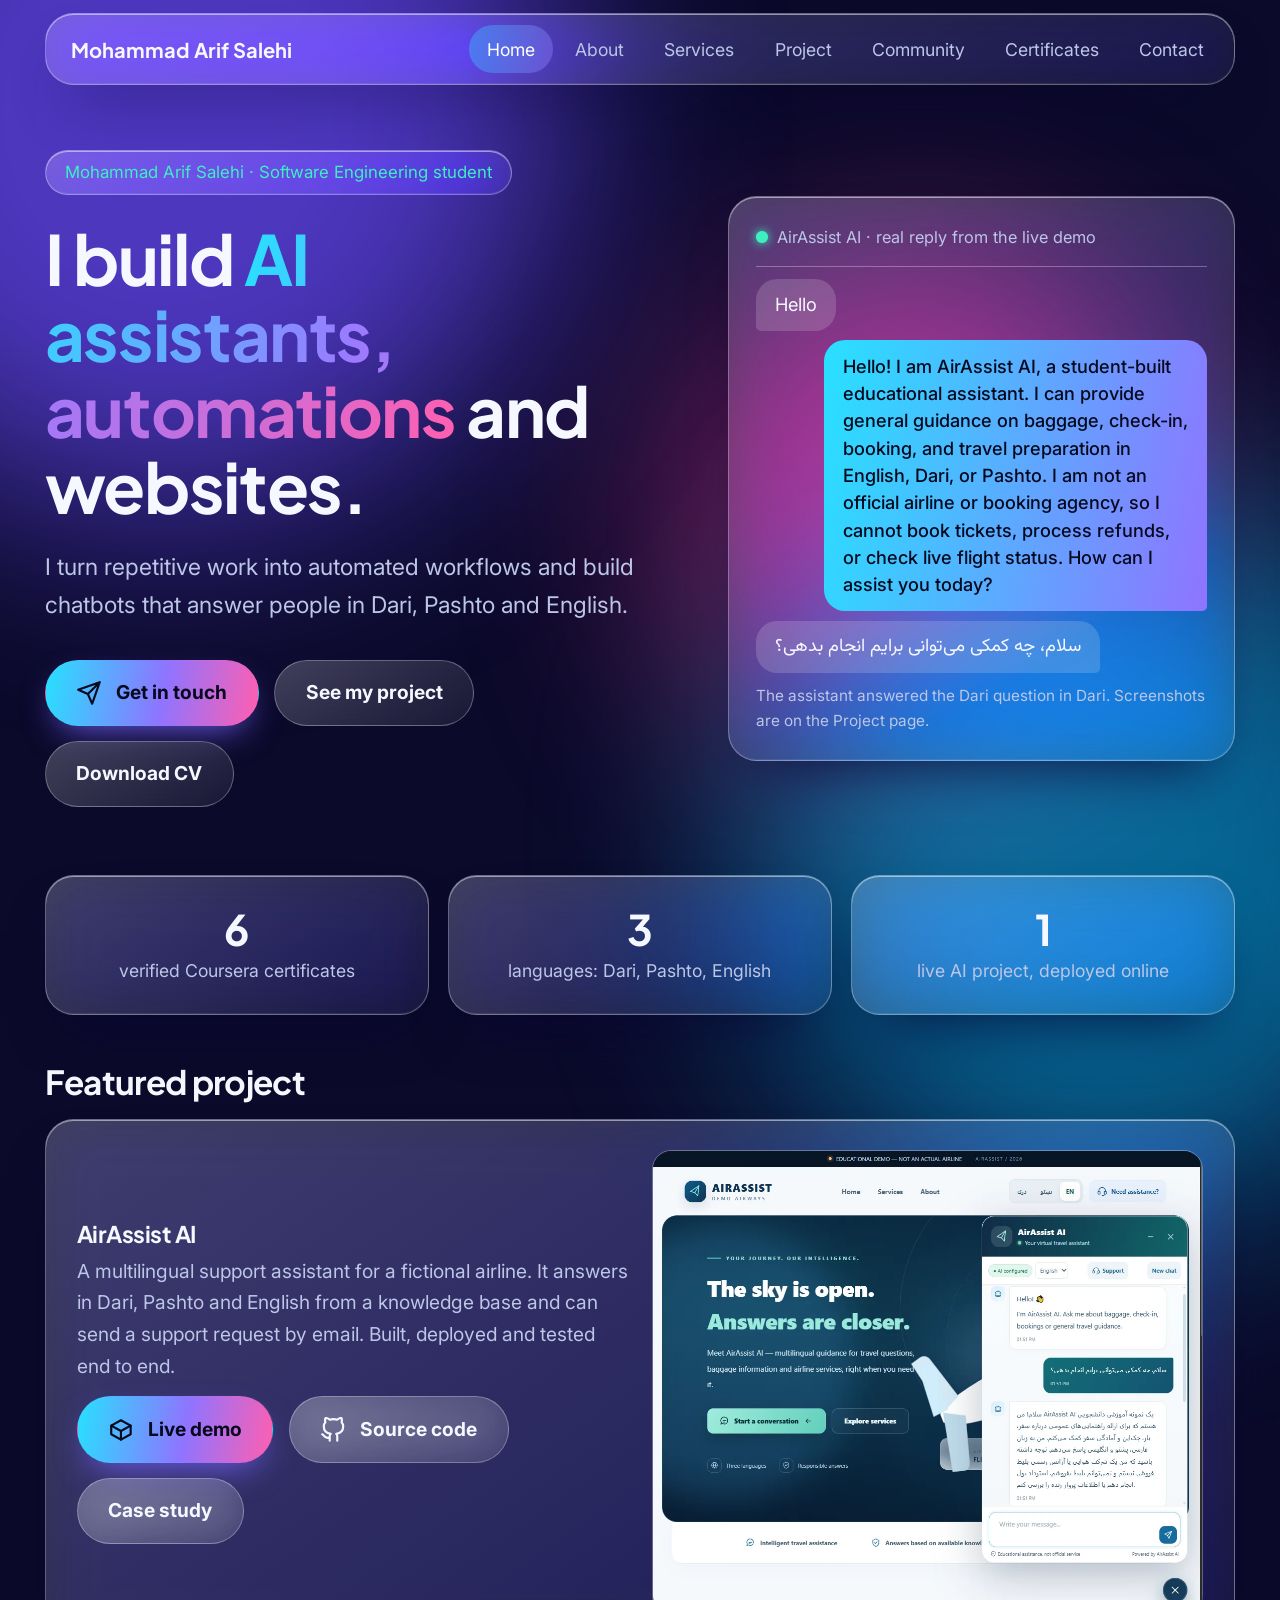
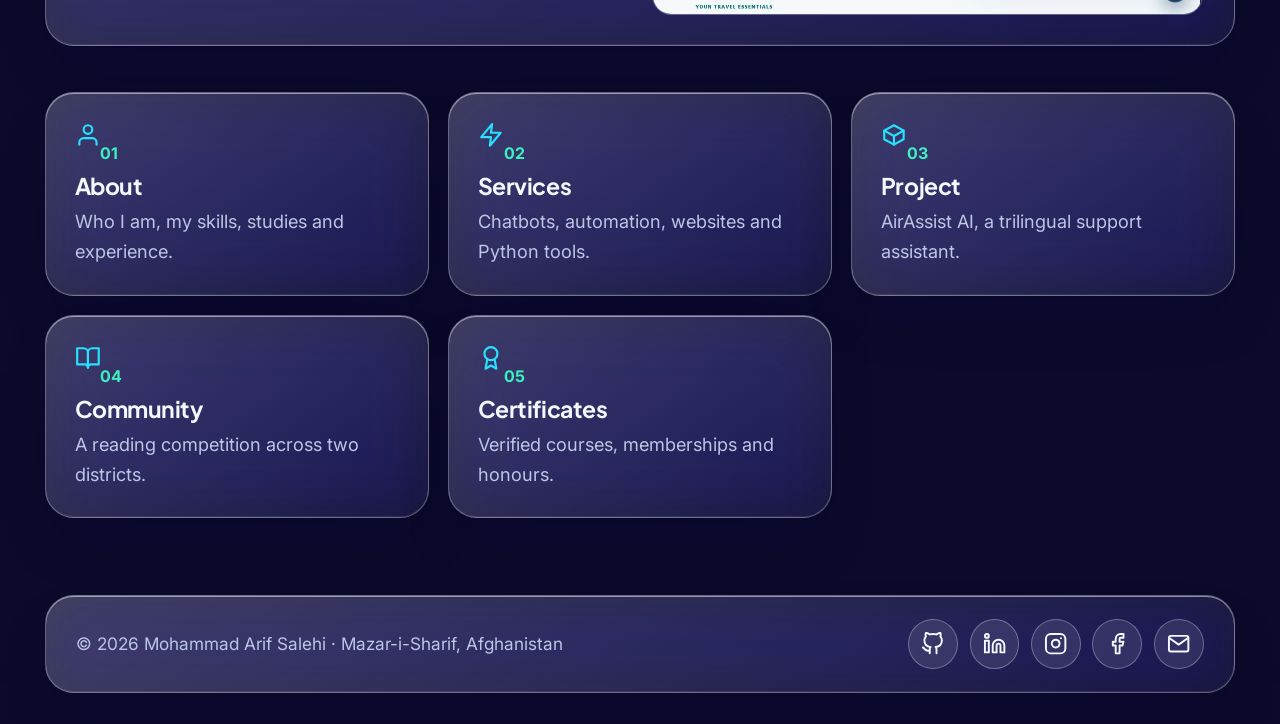
<file: index.html>
<!DOCTYPE html><html lang="en"><head><meta charset="utf-8"><meta name="viewport" content="width=device-width, initial-scale=1"><title>Home – Mohammad Arif Salehi</title><meta name="description" content="Software Engineering student building AI assistants, workflow automations and websites. Live project: AirAssist AI, a Dari, Pashto and English support assistant."><link rel="icon" href="data:image/svg+xml,%3Csvg xmlns=%27http://www.w3.org/2000/svg%27 viewBox=%270 0 64 64%27%3E%3Cdefs%3E%3ClinearGradient id=%27g%27 x1=%270%27 y1=%270%27 x2=%271%27 y2=%271%27%3E%3Cstop offset=%270%27 stop-color=%27%2327e1ff%27/%3E%3Cstop offset=%271%27 stop-color=%27%23ff5fb0%27/%3E%3C/linearGradient%3E%3C/defs%3E%3Crect width=%2764%27 height=%2764%27 rx=%2716%27 fill=%27%230b0a2a%27/%3E%3Ctext x=%2732%27 y=%2745%27 font-family=%27Arial%27 font-weight=%27700%27 font-size=%2732%27 text-anchor=%27middle%27 fill=%27url(%23g)%27%3EMA%3C/text%3E%3C/svg%3E"><meta name="theme-color" content="#0b0a2a"><meta name="author" content="Mohammad Arif Salehi"><meta property="og:type" content="website"><meta property="og:site_name" content="Mohammad Arif Salehi"><meta name="twitter:card" content="summary"><meta property="og:title" content="Home – Mohammad Arif Salehi"><meta property="og:description" content="Software Engineering student building AI assistants, workflow automations and websites. Live project: AirAssist AI, a Dari, Pashto and English support assistant."><link rel="preconnect" href="https://fonts.googleapis.com"><link rel="preconnect" href="https://fonts.gstatic.com" crossorigin><link href="https://fonts.googleapis.com/css2?family=Plus+Jakarta+Sans:wght@500;700;800&family=Inter:wght@400;500;600&family=Vazirmatn:wght@400;600&display=swap" rel="stylesheet"><link rel="stylesheet" href="style.css"><script type="application/ld+json">{"@context":"https://schema.org","@type":"Person","name":"Mohammad Arif Salehi","jobTitle":"Software Engineering Student","affiliation":{"@type":"CollegeOrUniversity","name":"Balkh University"},"address":{"@type":"PostalAddress","addressLocality":"Mazar-i-Sharif","addressCountry":"AF"},"email":"mailto:m.arif.salehi@gmail.com","sameAs":["https://github.com/Mr-MA-Salehi","https://www.linkedin.com/in/mr-m-a-salehi","https://www.instagram.com/mr.m.a.salehi","https://www.facebook.com/mr.m.a.salehi"]}</script></head><body data-page="index"><main class="wrap"><section class="hero">
<div><span class="eyebrow glass">Mohammad Arif Salehi · Software Engineering student</span>
<h1>I build <span class="grad">AI assistants, automations</span> and websites.</h1>
<p class="lead">I turn repetitive work into automated workflows and build chatbots that answer people in Dari, Pashto and English.</p>
<div class="cta"><a class="btn p" href="contact.html" data-icon="send">&nbsp;Get in touch</a><a class="btn" href="project.html">See my project</a><a class="btn" href="Mohammad_Arif_Salehi_CV.pdf" target="_blank" rel="noopener">Download CV</a></div></div>
<div><div class="glass chat" aria-label="Real conversation with AirAssist AI"><div class="top"><span class="dot"></span> AirAssist AI · real reply from the live demo</div>
<div class="m">Hello</div><div class="m b">Hello! I am AirAssist AI, a student-built educational assistant. I can provide general guidance on baggage, check-in, booking, and travel preparation in English, Dari, or Pashto. I am not an official airline or booking agency, so I cannot book tickets, process refunds, or check live flight status. How can I assist you today?</div>
<div class="m" dir="rtl" lang="fa">سلام، چه کمکی می‌توانی برایم انجام بدهی؟</div>
<p style="font-size:.8rem;margin-top:10px">The assistant answered the Dari question in Dari. Screenshots are on the Project page.</p></div></div></div></section>
<div class="stats"><div class="glass"><b>6</b><span>verified Coursera certificates</span></div><div class="glass"><b>3</b><span>languages: Dari, Pashto, English</span></div><div class="glass"><b>1</b><span>live AI project, deployed online</span></div></div>
<h2 style="margin:2.4rem 0 1rem">Featured project</h2>
<div class="glass card feat"><div class="two"><div><h3>AirAssist AI</h3><p style="margin:10px 0 14px">A multilingual support assistant for a fictional airline. It answers in Dari, Pashto and English from a knowledge base and can send a support request by email. Built, deployed and tested end to end.</p>
<div class="cta"><a class="btn p" href="https://airassist-ai-website.vercel.app" target="_blank" rel="noopener" data-icon="cube">&nbsp;Live demo</a><a class="btn" href="https://github.com/Mr-MA-Salehi/airassist-ai-website" target="_blank" rel="noopener" data-icon="github">&nbsp;Source code</a><a class="btn" href="project.html">Case study</a></div></div>
<a href="project.html" aria-label="Read the AirAssist AI case study"><img class="featimg" src="photos/proj-desktop-chat.webp" alt="AirAssist AI website with the chat widget answering in Dari" loading="lazy"></a></div></div>
<div class="tiles" style="margin-top:2.4rem">
<a class="glass tile" href="about.html"><span data-icon="user"></span><small>01</small><h3>About</h3><p>Who I am, my skills, studies and experience.</p></a>
<a class="glass tile" href="services.html"><span data-icon="bolt"></span><small>02</small><h3>Services</h3><p>Chatbots, automation, websites and Python tools.</p></a>
<a class="glass tile" href="project.html"><span data-icon="cube"></span><small>03</small><h3>Project</h3><p>AirAssist AI, a trilingual support assistant.</p></a>
<a class="glass tile" href="community.html"><span data-icon="book"></span><small>04</small><h3>Community</h3><p>A reading competition across two districts.</p></a>
<a class="glass tile" href="certificates.html"><span data-icon="award"></span><small>05</small><h3>Certificates</h3><p>Verified courses, memberships and honours.</p></a>
</div>
</main><script src="site.js"></script></body></html>
</file>
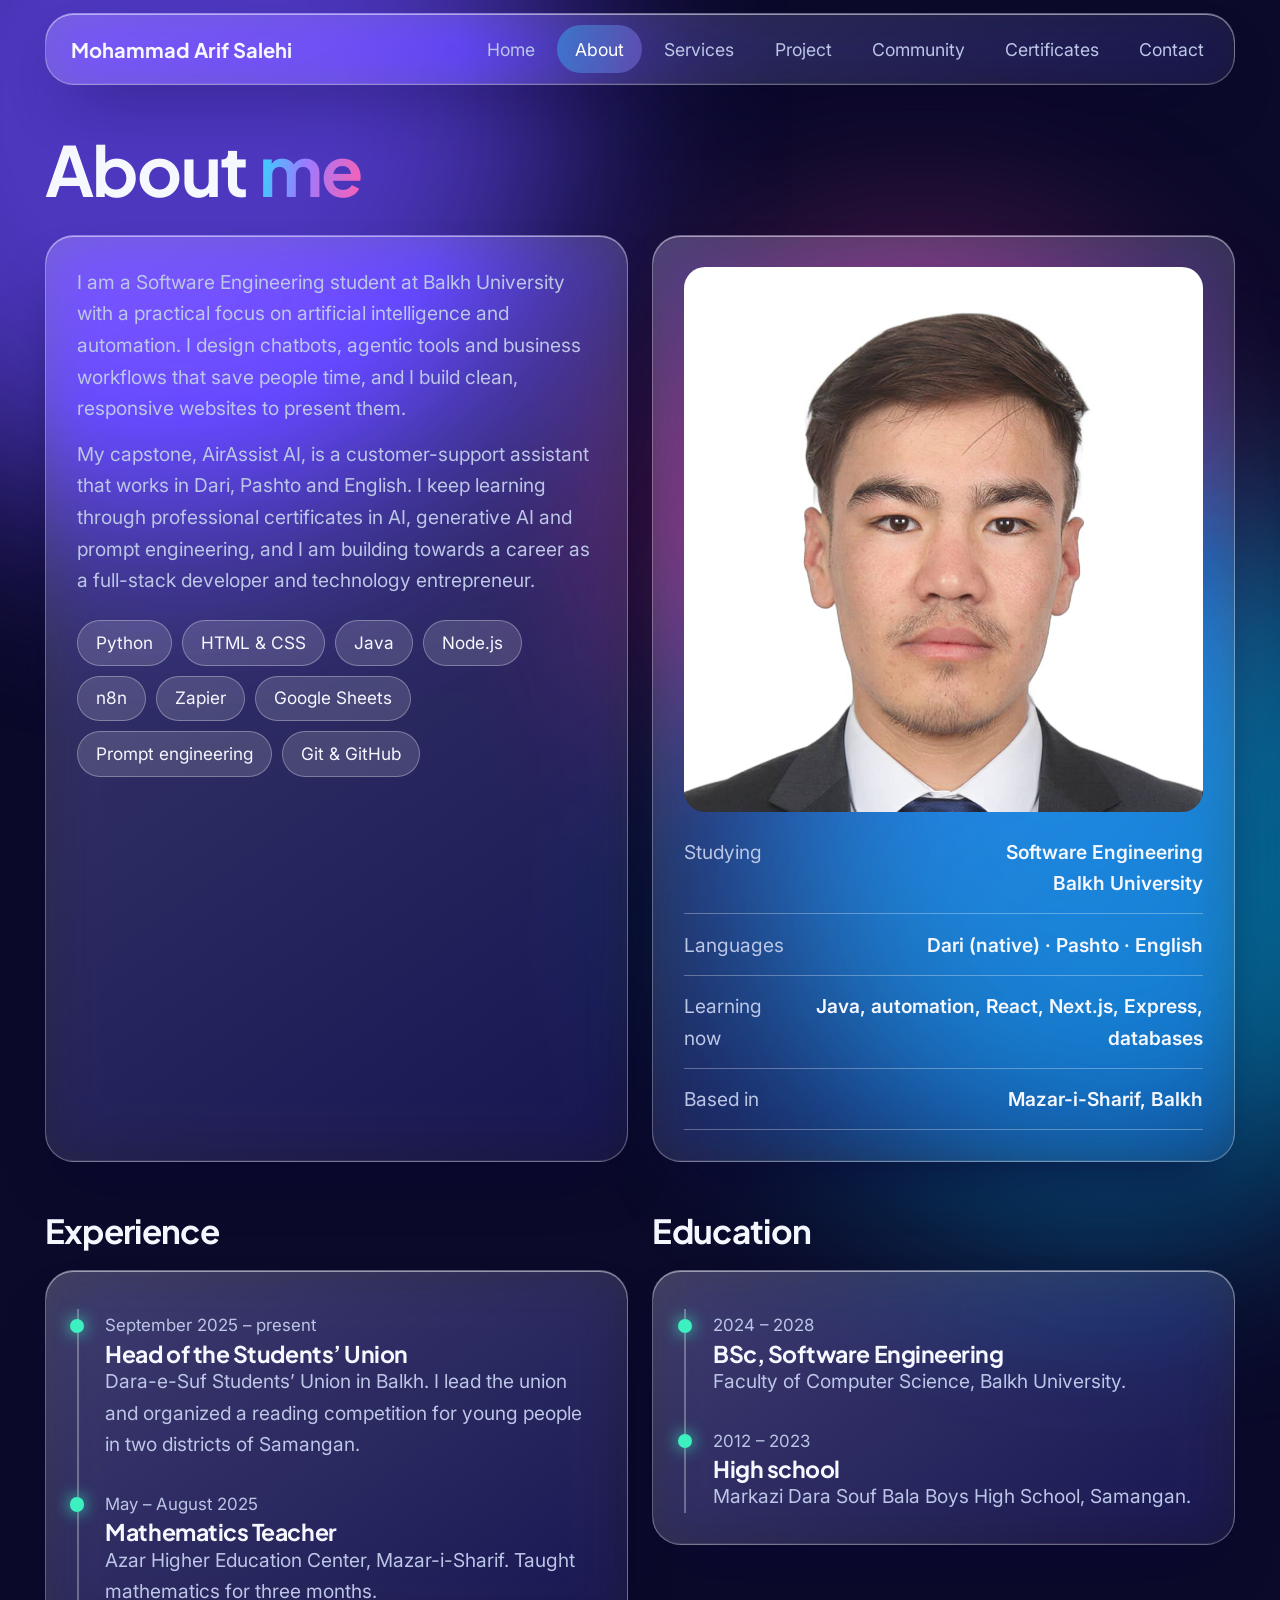
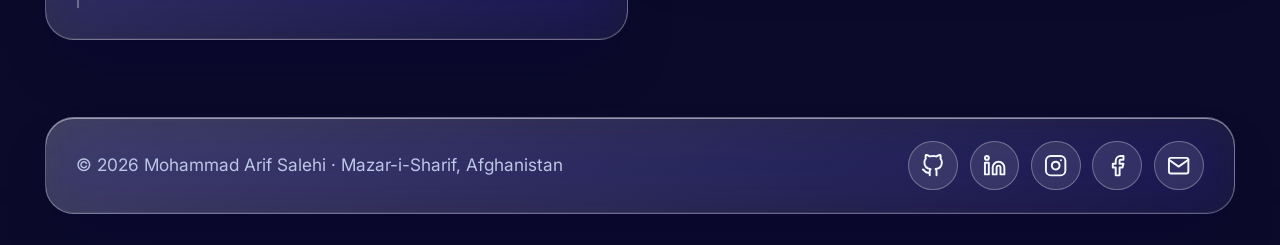
<file: about.html>
<!DOCTYPE html><html lang="en"><head><meta charset="utf-8"><meta name="viewport" content="width=device-width, initial-scale=1"><title>About – Mohammad Arif Salehi</title><meta name="description" content="About Mohammad Arif Salehi: Software Engineering student at Balkh University focused on AI, automation and web development."><link rel="icon" href="data:image/svg+xml,%3Csvg xmlns=%27http://www.w3.org/2000/svg%27 viewBox=%270 0 64 64%27%3E%3Cdefs%3E%3ClinearGradient id=%27g%27 x1=%270%27 y1=%270%27 x2=%271%27 y2=%271%27%3E%3Cstop offset=%270%27 stop-color=%27%2327e1ff%27/%3E%3Cstop offset=%271%27 stop-color=%27%23ff5fb0%27/%3E%3C/linearGradient%3E%3C/defs%3E%3Crect width=%2764%27 height=%2764%27 rx=%2716%27 fill=%27%230b0a2a%27/%3E%3Ctext x=%2732%27 y=%2745%27 font-family=%27Arial%27 font-weight=%27700%27 font-size=%2732%27 text-anchor=%27middle%27 fill=%27url(%23g)%27%3EMA%3C/text%3E%3C/svg%3E"><meta name="theme-color" content="#0b0a2a"><meta name="author" content="Mohammad Arif Salehi"><meta property="og:type" content="website"><meta property="og:site_name" content="Mohammad Arif Salehi"><meta name="twitter:card" content="summary"><meta property="og:title" content="About – Mohammad Arif Salehi"><meta property="og:description" content="About Mohammad Arif Salehi: Software Engineering student at Balkh University focused on AI, automation and web development."><link rel="preconnect" href="https://fonts.googleapis.com"><link rel="preconnect" href="https://fonts.gstatic.com" crossorigin><link href="https://fonts.googleapis.com/css2?family=Plus+Jakarta+Sans:wght@500;700;800&family=Inter:wght@400;500;600&family=Vazirmatn:wght@400;600&display=swap" rel="stylesheet"><link rel="stylesheet" href="style.css"></head><body data-page="about"><main class="wrap"><h1>About <span class="grad">me</span></h1>
<div class="two" style="margin-top:28px">
<div class="glass card"><p>I am a Software Engineering student at Balkh University with a practical focus on artificial intelligence and automation. I design chatbots, agentic tools and business workflows that save people time, and I build clean, responsive websites to present them.</p>
<p style="margin-top:14px">My capstone, AirAssist AI, is a customer-support assistant that works in Dari, Pashto and English. I keep learning through professional certificates in AI, generative AI and prompt engineering, and I am building towards a career as a full-stack developer and technology entrepreneur.</p>
<div class="chips"><span>Python</span><span>HTML &amp; CSS</span><span>Java</span><span>Node.js</span><span>n8n</span><span>Zapier</span><span>Google Sheets</span><span>Prompt engineering</span><span>Git &amp; GitHub</span></div></div>
<div class="glass card"><img class="avatar" src="photo.jpg" alt="Portrait of Mohammad Arif Salehi" loading="lazy"><ul class="facts">
<li><span>Studying</span><b>Software Engineering<br>Balkh University</b></li>
<li><span>Languages</span><b>Dari (native) · Pashto · English</b></li>
<li><span>Learning now</span><b>Java, automation, React, Next.js, Express, databases</b></li>
<li><span>Based in</span><b>Mazar-i-Sharif, Balkh</b></li></ul></div></div>
<div class="two">
<div><h2>Experience</h2><div class="glass card"><div class="tl"><article><time>September 2025 – present</time><h3>Head of the Students’ Union</h3><p>Dara-e-Suf Students’ Union in Balkh. I lead the union and organized a reading competition for young people in two districts of Samangan.</p></article><article><time>May – August 2025</time><h3>Mathematics Teacher</h3><p>Azar Higher Education Center, Mazar-i-Sharif. Taught mathematics for three months.</p></article></div></div></div>
<div><h2>Education</h2><div class="glass card"><div class="tl"><article><time>2024 – 2028</time><h3>BSc, Software Engineering</h3><p>Faculty of Computer Science, Balkh University.</p></article><article><time>2012 – 2023</time><h3>High school</h3><p>Markazi Dara Souf Bala Boys High School, Samangan.</p></article></div></div></div>
</div>
</main><script src="site.js"></script></body></html>
</file>
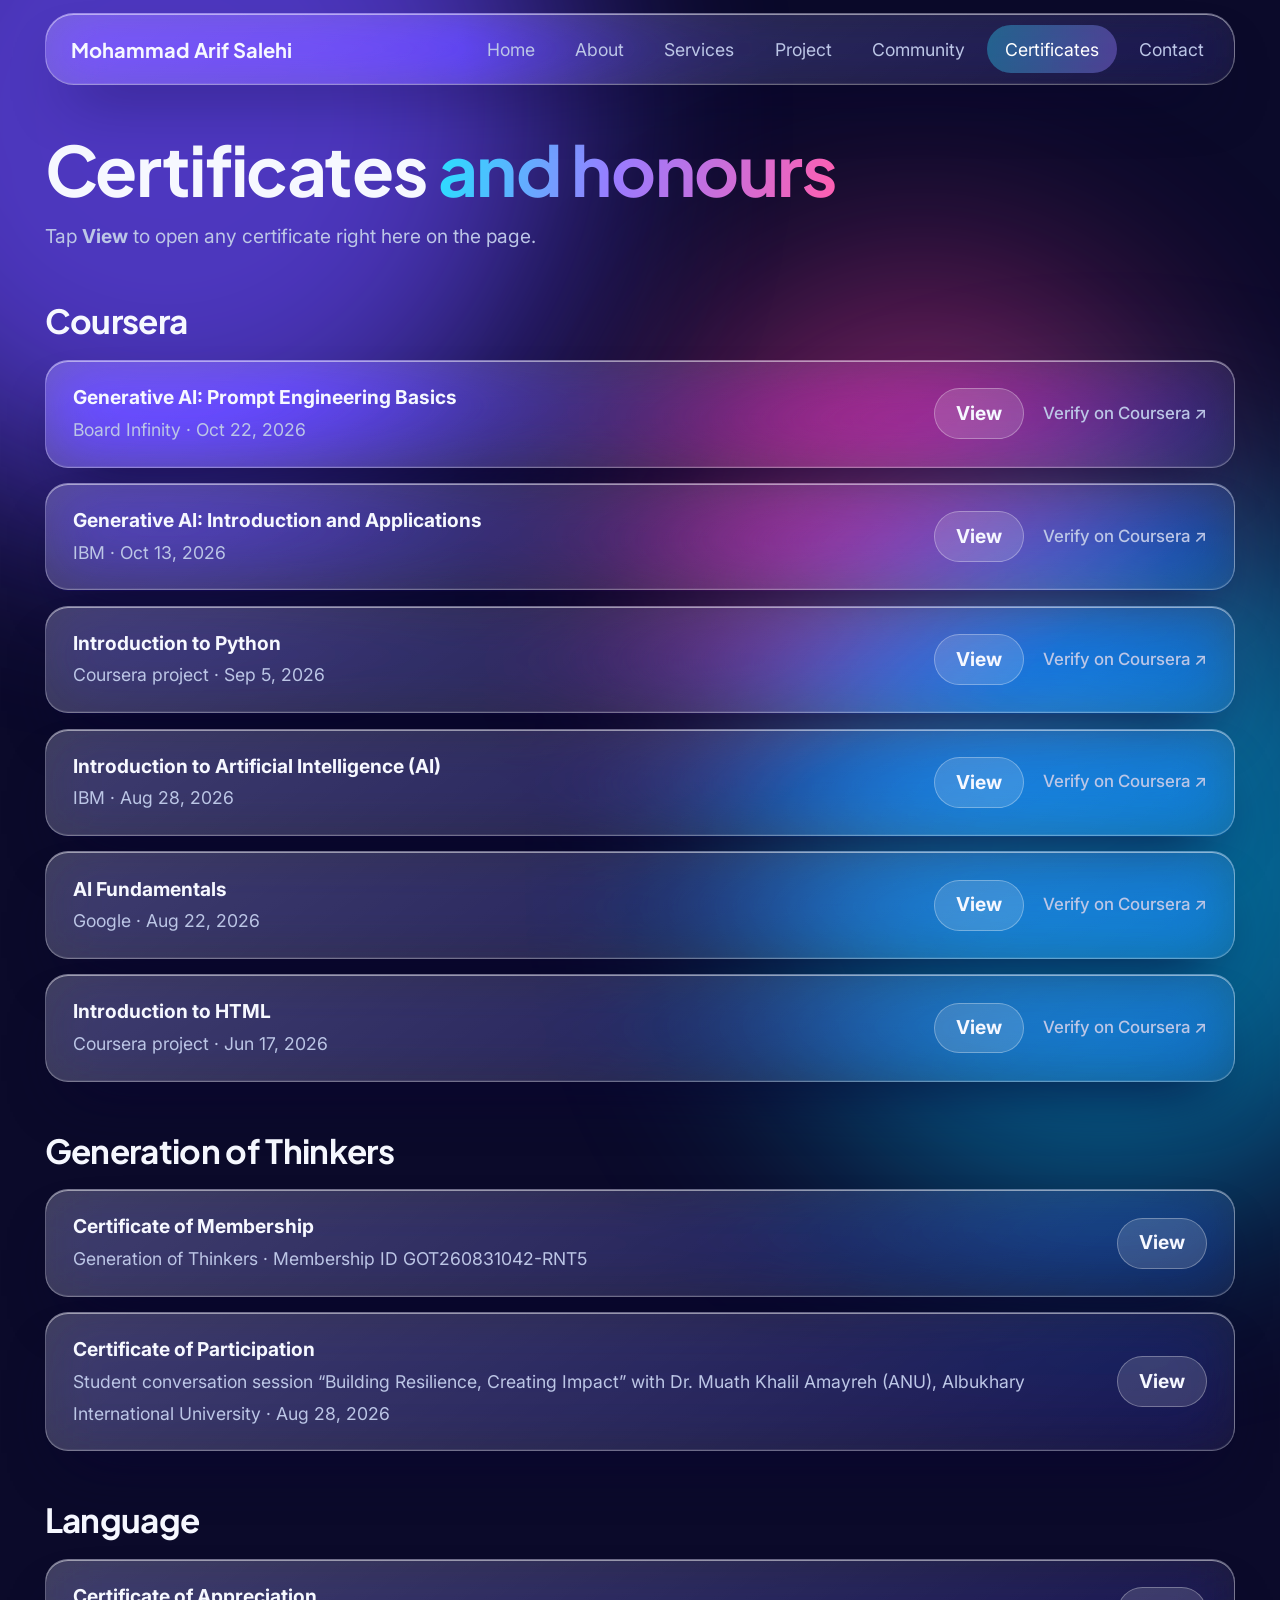
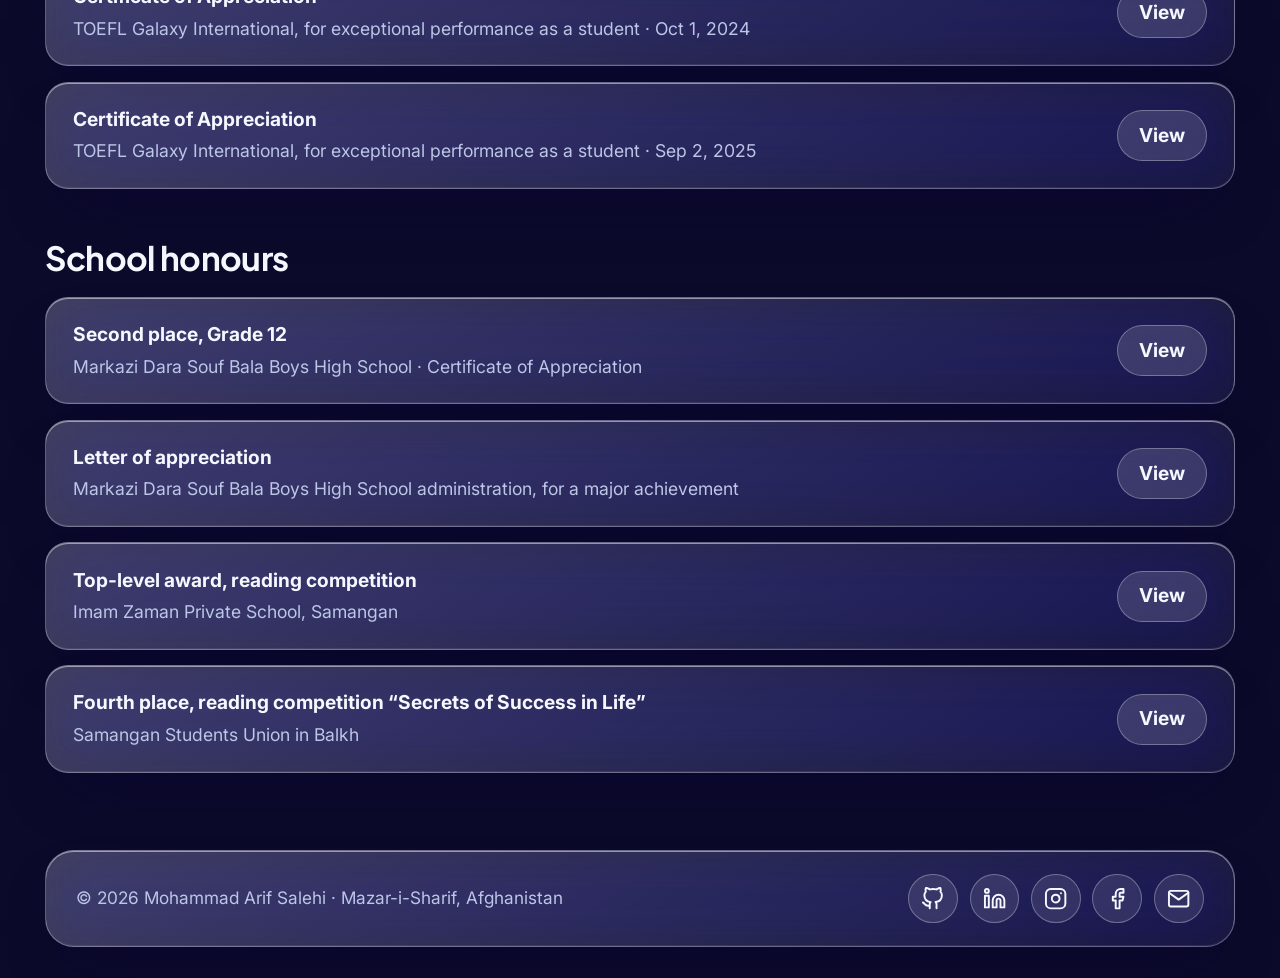
<file: certificates.html>
<!DOCTYPE html><html lang="en"><head><meta charset="utf-8"><meta name="viewport" content="width=device-width, initial-scale=1"><title>Certificates – Mohammad Arif Salehi</title><meta name="description" content="Certificates of Mohammad Arif Salehi: Coursera courses in AI, generative AI, Python and HTML, plus memberships and honours."><link rel="icon" href="data:image/svg+xml,%3Csvg xmlns=%27http://www.w3.org/2000/svg%27 viewBox=%270 0 64 64%27%3E%3Cdefs%3E%3ClinearGradient id=%27g%27 x1=%270%27 y1=%270%27 x2=%271%27 y2=%271%27%3E%3Cstop offset=%270%27 stop-color=%27%2327e1ff%27/%3E%3Cstop offset=%271%27 stop-color=%27%23ff5fb0%27/%3E%3C/linearGradient%3E%3C/defs%3E%3Crect width=%2764%27 height=%2764%27 rx=%2716%27 fill=%27%230b0a2a%27/%3E%3Ctext x=%2732%27 y=%2745%27 font-family=%27Arial%27 font-weight=%27700%27 font-size=%2732%27 text-anchor=%27middle%27 fill=%27url(%23g)%27%3EMA%3C/text%3E%3C/svg%3E"><meta name="theme-color" content="#0b0a2a"><meta name="author" content="Mohammad Arif Salehi"><meta property="og:type" content="website"><meta property="og:site_name" content="Mohammad Arif Salehi"><meta name="twitter:card" content="summary"><meta property="og:title" content="Certificates – Mohammad Arif Salehi"><meta property="og:description" content="Certificates of Mohammad Arif Salehi: Coursera courses in AI, generative AI, Python and HTML, plus memberships and honours."><link rel="preconnect" href="https://fonts.googleapis.com"><link rel="preconnect" href="https://fonts.gstatic.com" crossorigin><link href="https://fonts.googleapis.com/css2?family=Plus+Jakarta+Sans:wght@500;700;800&family=Inter:wght@400;500;600&family=Vazirmatn:wght@400;600&display=swap" rel="stylesheet"><link rel="stylesheet" href="style.css"></head><body data-page="certificates"><main class="wrap">
<h1>Certificates <span class="grad">and honours</span></h1>
<p style="margin:14px 0 4px">Tap <b>View</b> to open any certificate right here on the page.</p>
<h2>Coursera</h2>
<div class="list">
<div class="glass item"><div><b>Generative AI: Prompt Engineering Basics</b><span>Board Infinity · Oct 22, 2026</span></div><div class="acts"><a class="view" href="certs/coursera-prompt.webp" data-title="Generative AI: Prompt Engineering Basics">View</a><a class="ver" href="https://coursera.org/verify/SF63KLYPE4O3" target="_blank" rel="noopener">Verify on Coursera ↗</a></div></div>
<div class="glass item"><div><b>Generative AI: Introduction and Applications</b><span>IBM · Oct 13, 2026</span></div><div class="acts"><a class="view" href="certs/coursera-genai.webp" data-title="Generative AI: Introduction and Applications">View</a><a class="ver" href="https://coursera.org/verify/JMW02QQPL26U" target="_blank" rel="noopener">Verify on Coursera ↗</a></div></div>
<div class="glass item"><div><b>Introduction to Python</b><span>Coursera project · Sep 5, 2026</span></div><div class="acts"><a class="view" href="certs/coursera-python.webp" data-title="Introduction to Python">View</a><a class="ver" href="https://coursera.org/verify/H0RXHGBJFB5C" target="_blank" rel="noopener">Verify on Coursera ↗</a></div></div>
<div class="glass item"><div><b>Introduction to Artificial Intelligence (AI)</b><span>IBM · Aug 28, 2026</span></div><div class="acts"><a class="view" href="certs/coursera-intro-ai.webp" data-title="Introduction to Artificial Intelligence (AI)">View</a><a class="ver" href="https://coursera.org/verify/4U90FYC9Y9N1" target="_blank" rel="noopener">Verify on Coursera ↗</a></div></div>
<div class="glass item"><div><b>AI Fundamentals</b><span>Google · Aug 22, 2026</span></div><div class="acts"><a class="view" href="certs/coursera-aifund.webp" data-title="AI Fundamentals">View</a><a class="ver" href="https://coursera.org/verify/Z8X3Y5MJF1XF" target="_blank" rel="noopener">Verify on Coursera ↗</a></div></div>
<div class="glass item"><div><b>Introduction to HTML</b><span>Coursera project · Jun 17, 2026</span></div><div class="acts"><a class="view" href="certs/coursera-html.webp" data-title="Introduction to HTML">View</a><a class="ver" href="https://coursera.org/verify/LL6AII4VY63K" target="_blank" rel="noopener">Verify on Coursera ↗</a></div></div>
</div>
<h2>Generation of Thinkers</h2>
<div class="list">
<div class="glass item"><div><b>Certificate of Membership</b><span>Generation of Thinkers · Membership ID GOT260831042-RNT5</span></div><div class="acts"><a class="view" href="certs/got-membership.webp" data-title="Certificate of Membership">View</a></div></div>
<div class="glass item"><div><b>Certificate of Participation</b><span>Student conversation session “Building Resilience, Creating Impact” with Dr. Muath Khalil Amayreh (ANU), Albukhary International University · Aug 28, 2026</span></div><div class="acts"><a class="view" href="certs/albukhary.webp" data-title="Certificate of Participation">View</a></div></div>
</div>
<h2>Language</h2>
<div class="list">
<div class="glass item"><div><b>Certificate of Appreciation</b><span>TOEFL Galaxy International, for exceptional performance as a student · Oct 1, 2024</span></div><div class="acts"><a class="view" href="certs/toefl-2024.webp" data-title="Certificate of Appreciation, Oct 2024">View</a></div></div>
<div class="glass item"><div><b>Certificate of Appreciation</b><span>TOEFL Galaxy International, for exceptional performance as a student · Sep 2, 2025</span></div><div class="acts"><a class="view" href="certs/toefl-2025.webp" data-title="Certificate of Appreciation, Sep 2025">View</a></div></div>
</div>
<h2>School honours</h2>
<div class="list">
<div class="glass item"><div><b>Second place, Grade 12</b><span>Markazi Dara Souf Bala Boys High School · Certificate of Appreciation</span></div><div class="acts"><a class="view" href="certs/grade12.webp" data-title="Second place, Grade 12">View</a></div></div>
<div class="glass item"><div><b>Letter of appreciation</b><span>Markazi Dara Souf Bala Boys High School administration, for a major achievement</span></div><div class="acts"><a class="view" href="certs/appreciation-letter.webp" data-title="Letter of appreciation">View</a></div></div>
<div class="glass item"><div><b>Top-level award, reading competition</b><span>Imam Zaman Private School, Samangan</span></div><div class="acts"><a class="view" href="certs/imam-zaman.webp" data-title="Top-level award, reading competition">View</a></div></div>
<div class="glass item"><div><b>Fourth place, reading competition “Secrets of Success in Life”</b><span>Samangan Students Union in Balkh</span></div><div class="acts"><a class="view" href="certs/samangan-union.webp" data-title="Fourth place, reading competition Secrets of Success in Life">View</a></div></div>
</div>
</main><script src="site.js"></script></body></html>
</file>
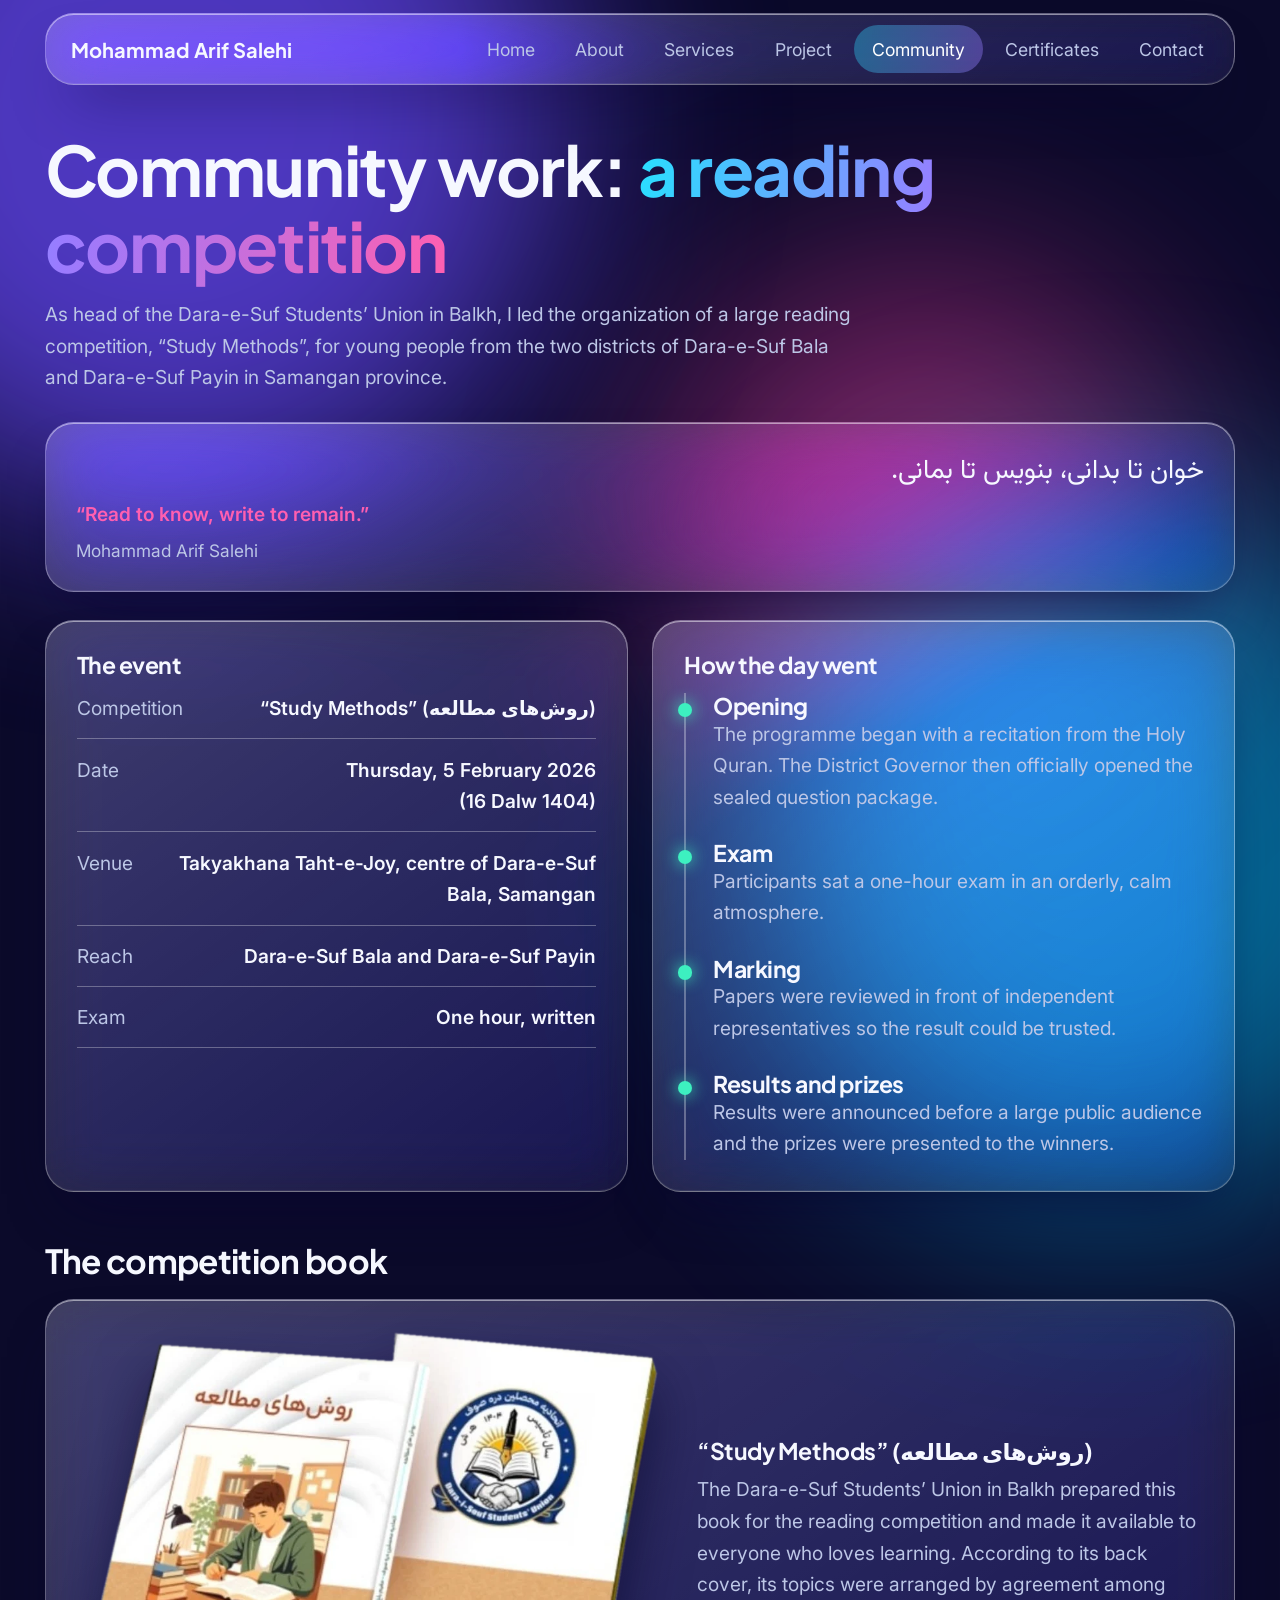
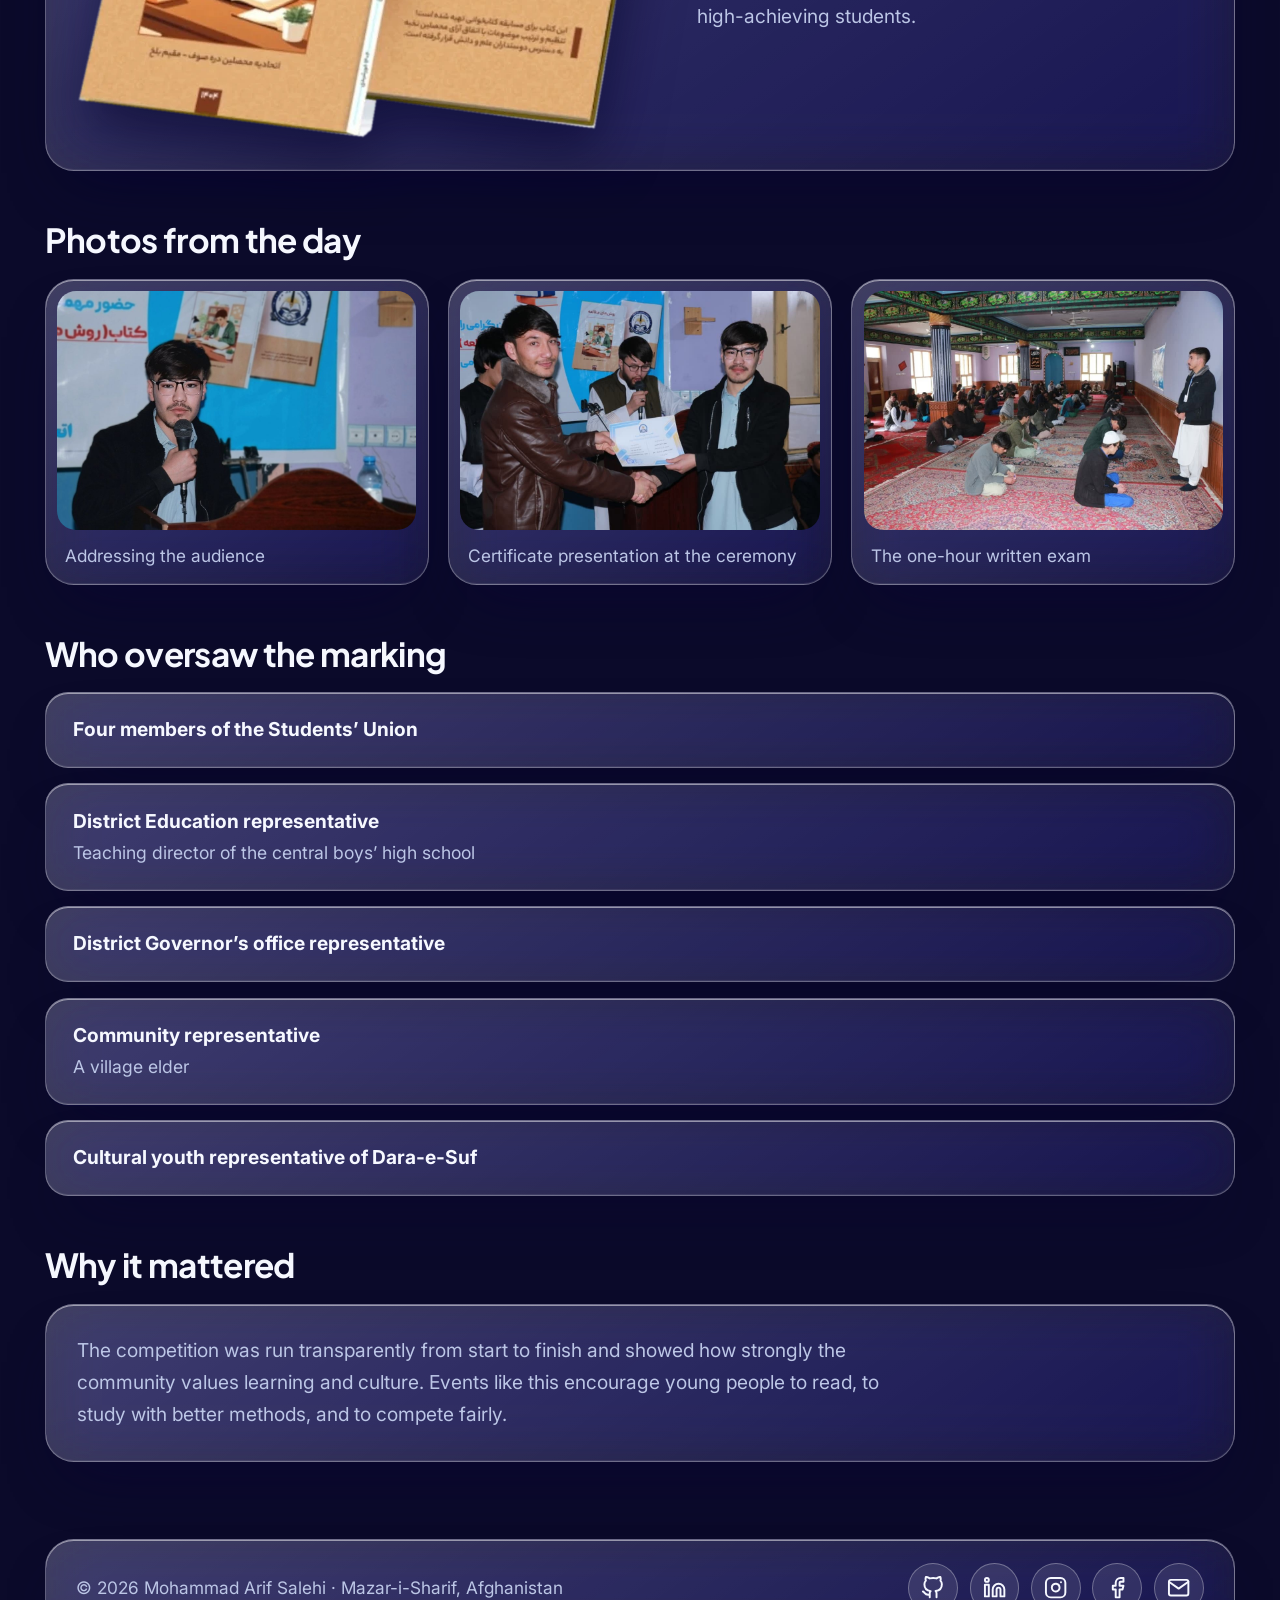
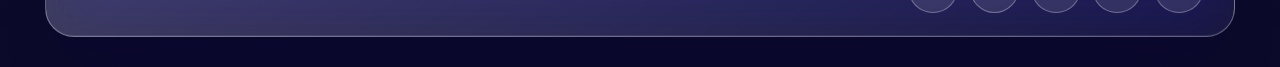
<file: community.html>
<!DOCTYPE html><html lang="en"><head><meta charset="utf-8"><meta name="viewport" content="width=device-width, initial-scale=1"><title>Community – Mohammad Arif Salehi</title><meta name="description" content="Community work: a reading competition organized across two districts of Samangan province by the Dara-e-Suf Students’ Union in Balkh."><link rel="icon" href="data:image/svg+xml,%3Csvg xmlns=%27http://www.w3.org/2000/svg%27 viewBox=%270 0 64 64%27%3E%3Cdefs%3E%3ClinearGradient id=%27g%27 x1=%270%27 y1=%270%27 x2=%271%27 y2=%271%27%3E%3Cstop offset=%270%27 stop-color=%27%2327e1ff%27/%3E%3Cstop offset=%271%27 stop-color=%27%23ff5fb0%27/%3E%3C/linearGradient%3E%3C/defs%3E%3Crect width=%2764%27 height=%2764%27 rx=%2716%27 fill=%27%230b0a2a%27/%3E%3Ctext x=%2732%27 y=%2745%27 font-family=%27Arial%27 font-weight=%27700%27 font-size=%2732%27 text-anchor=%27middle%27 fill=%27url(%23g)%27%3EMA%3C/text%3E%3C/svg%3E"><meta name="theme-color" content="#0b0a2a"><meta name="author" content="Mohammad Arif Salehi"><meta property="og:type" content="website"><meta property="og:site_name" content="Mohammad Arif Salehi"><meta name="twitter:card" content="summary"><meta property="og:title" content="Community – Mohammad Arif Salehi"><meta property="og:description" content="Community work: a reading competition organized across two districts of Samangan province by the Dara-e-Suf Students’ Union in Balkh."><link rel="preconnect" href="https://fonts.googleapis.com"><link rel="preconnect" href="https://fonts.gstatic.com" crossorigin><link href="https://fonts.googleapis.com/css2?family=Plus+Jakarta+Sans:wght@500;700;800&family=Inter:wght@400;500;600&family=Vazirmatn:wght@400;600&display=swap" rel="stylesheet"><link rel="stylesheet" href="style.css"></head><body data-page="community"><main class="wrap">
<h1>Community work: <span class="grad">a reading competition</span></h1>
<p style="margin:16px 0 28px">As head of the Dara-e-Suf Students’ Union in Balkh, I led the organization of a large reading competition, “Study Methods”, for young people from the two districts of Dara-e-Suf Bala and Dara-e-Suf Payin in Samangan province.</p>
<blockquote class="glass quote" style="margin:28px 0;padding:26px 30px"><p lang="fa" dir="rtl" style="font-size:1.4rem;color:var(--ink);max-width:none">خوان تا بدانی، بنویس تا بمانی.</p><p style="color:var(--c);margin-top:6px;font-weight:600">“Read to know, write to remain.”</p><p style="font-size:.9rem;margin-top:6px">Mohammad Arif Salehi</p></blockquote>
<div class="two">
<div class="glass card"><h3>The event</h3>
<ul class="facts" style="margin-top:16px">
<li><span>Competition</span><b>“Study Methods” (روش‌های مطالعه)</b></li>
<li><span>Date</span><b>Thursday, 5 February 2026<br>(16 Dalw 1404)</b></li>
<li><span>Venue</span><b>Takyakhana Taht-e-Joy, centre of Dara-e-Suf Bala, Samangan</b></li>
<li><span>Reach</span><b>Dara-e-Suf Bala and Dara-e-Suf Payin</b></li>
<li><span>Exam</span><b>One hour, written</b></li></ul></div>
<div class="glass card"><h3>How the day went</h3>
<div class="tl" style="margin-top:16px">
<article><h3>Opening</h3><p>The programme began with a recitation from the Holy Quran. The District Governor then officially opened the sealed question package.</p></article>
<article><h3>Exam</h3><p>Participants sat a one-hour exam in an orderly, calm atmosphere.</p></article>
<article><h3>Marking</h3><p>Papers were reviewed in front of independent representatives so the result could be trusted.</p></article>
<article><h3>Results and prizes</h3><p>Results were announced before a large public audience and the prizes were presented to the winners.</p></article></div></div></div>
<h2>The competition book</h2>
<div class="glass card book"><img src="photos/book-cutout.webp" alt="Front and back cover of the book “Study Methods”" loading="lazy" width="900" height="631"><div><h3>“Study Methods” (روش‌های مطالعه)</h3><p style="margin-top:.6rem">The Dara-e-Suf Students’ Union in Balkh prepared this book for the reading competition and made it available to everyone who loves learning. According to its back cover, its topics were arranged by agreement among high-achieving students.</p></div></div>
<h2>Photos from the day</h2>
<div class="gallery">
<figure class="glass"><img src="photos/event-speaker.jpg" alt="Speaker addressing the audience at the reading competition" loading="lazy"><figcaption>Addressing the audience</figcaption></figure>
<figure class="glass"><img src="photos/event-awards-1.jpg" alt="A participant receiving a certificate at the ceremony" loading="lazy"><figcaption>Certificate presentation at the ceremony</figcaption></figure>
<figure class="glass"><img src="photos/event-exam-1.jpg" alt="Participants seated for the one-hour exam" loading="lazy"><figcaption>The one-hour written exam</figcaption></figure>
</div>
<h2>Who oversaw the marking</h2>
<div class="list">
<div class="glass item"><div><b>Four members of the Students’ Union</b></div></div>
<div class="glass item"><div><b>District Education representative</b><span>Teaching director of the central boys’ high school</span></div></div>
<div class="glass item"><div><b>District Governor’s office representative</b></div></div>
<div class="glass item"><div><b>Community representative</b><span>A village elder</span></div></div>
<div class="glass item"><div><b>Cultural youth representative of Dara-e-Suf</b></div></div></div>
<h2>Why it mattered</h2>
<div class="glass card"><p>The competition was run transparently from start to finish and showed how strongly the community values learning and culture. Events like this encourage young people to read, to study with better methods, and to compete fairly.</p></div>
</main><script src="site.js"></script></body></html>
</file>
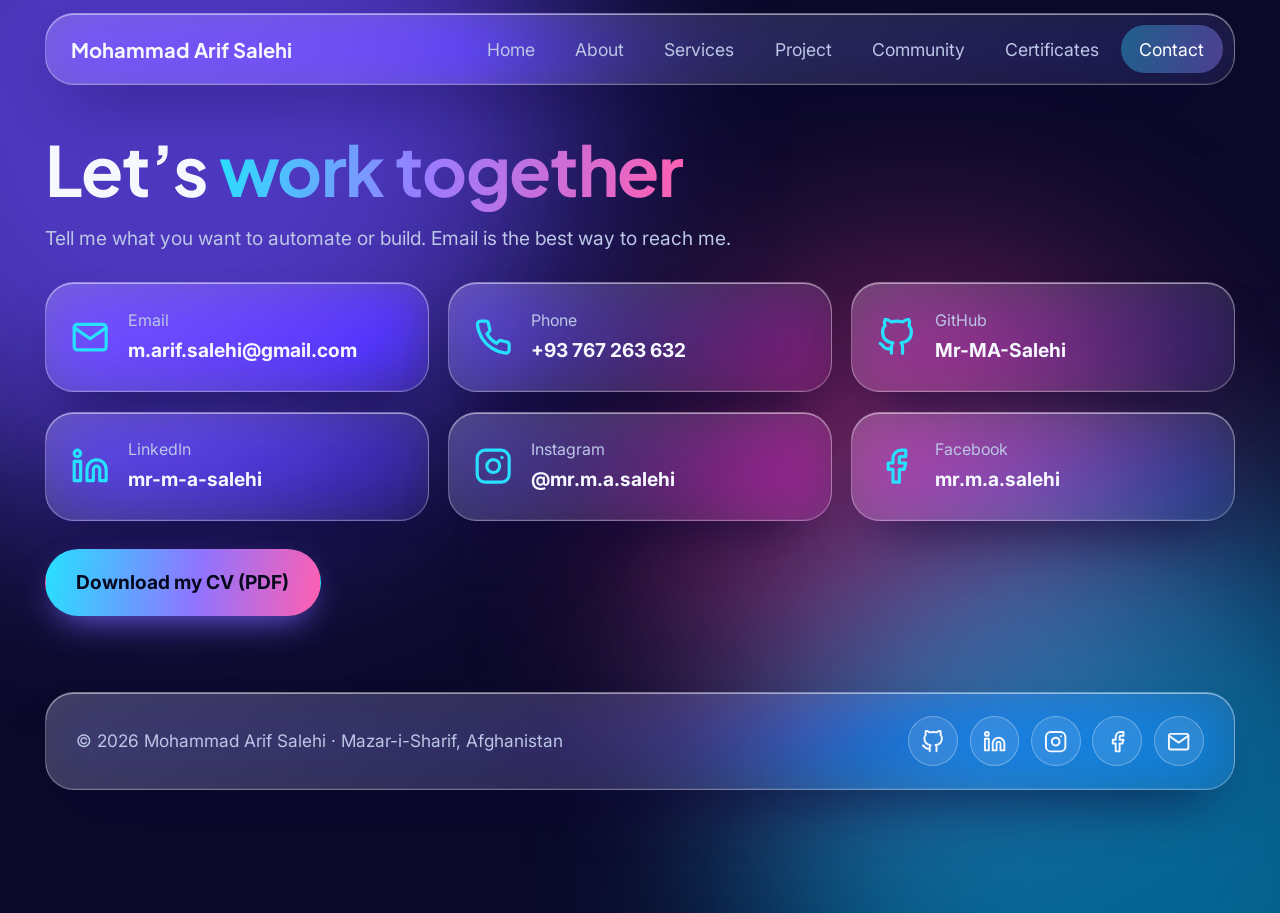
<file: contact.html>
<!DOCTYPE html><html lang="en"><head><meta charset="utf-8"><meta name="viewport" content="width=device-width, initial-scale=1"><title>Contact – Mohammad Arif Salehi</title><meta name="description" content="Contact Mohammad Arif Salehi by email, phone, GitHub, LinkedIn, Instagram or Facebook, and download his CV."><link rel="icon" href="data:image/svg+xml,%3Csvg xmlns=%27http://www.w3.org/2000/svg%27 viewBox=%270 0 64 64%27%3E%3Cdefs%3E%3ClinearGradient id=%27g%27 x1=%270%27 y1=%270%27 x2=%271%27 y2=%271%27%3E%3Cstop offset=%270%27 stop-color=%27%2327e1ff%27/%3E%3Cstop offset=%271%27 stop-color=%27%23ff5fb0%27/%3E%3C/linearGradient%3E%3C/defs%3E%3Crect width=%2764%27 height=%2764%27 rx=%2716%27 fill=%27%230b0a2a%27/%3E%3Ctext x=%2732%27 y=%2745%27 font-family=%27Arial%27 font-weight=%27700%27 font-size=%2732%27 text-anchor=%27middle%27 fill=%27url(%23g)%27%3EMA%3C/text%3E%3C/svg%3E"><meta name="theme-color" content="#0b0a2a"><meta name="author" content="Mohammad Arif Salehi"><meta property="og:type" content="website"><meta property="og:site_name" content="Mohammad Arif Salehi"><meta name="twitter:card" content="summary"><meta property="og:title" content="Contact – Mohammad Arif Salehi"><meta property="og:description" content="Contact Mohammad Arif Salehi by email, phone, GitHub, LinkedIn, Instagram or Facebook, and download his CV."><link rel="preconnect" href="https://fonts.googleapis.com"><link rel="preconnect" href="https://fonts.gstatic.com" crossorigin><link href="https://fonts.googleapis.com/css2?family=Plus+Jakarta+Sans:wght@500;700;800&family=Inter:wght@400;500;600&family=Vazirmatn:wght@400;600&display=swap" rel="stylesheet"><link rel="stylesheet" href="style.css"></head><body data-page="contact"><main class="wrap"><h1>Let’s <span class="grad">work together</span></h1>
<p style="margin:16px 0 28px">Tell me what you want to automate or build. Email is the best way to reach me.</p>
<div class="social">
<a class="glass" href="mailto:m.arif.salehi@gmail.com" data-icon="mail"><span><small>Email</small><strong>m.arif.salehi@gmail.com</strong></span></a>
<a class="glass" href="tel:+93767263632" data-icon="phone"><span><small>Phone</small><strong>+93 767 263 632</strong></span></a>
<a class="glass" href="https://github.com/Mr-MA-Salehi" target="_blank" rel="noopener" data-icon="github"><span><small>GitHub</small><strong>Mr-MA-Salehi</strong></span></a>
<a class="glass" href="https://www.linkedin.com/in/mr-m-a-salehi" target="_blank" rel="noopener" data-icon="linkedin"><span><small>LinkedIn</small><strong>mr-m-a-salehi</strong></span></a>
<a class="glass" href="https://www.instagram.com/mr.m.a.salehi" target="_blank" rel="noopener" data-icon="instagram"><span><small>Instagram</small><strong>@mr.m.a.salehi</strong></span></a>
<a class="glass" href="https://www.facebook.com/mr.m.a.salehi" target="_blank" rel="noopener" data-icon="facebook"><span><small>Facebook</small><strong>mr.m.a.salehi</strong></span></a></div>
<div class="cta" style="margin-top:28px"><a class="btn p" href="Mohammad_Arif_Salehi_CV.pdf" target="_blank" rel="noopener">Download my CV (PDF)</a></div>
</main><script src="site.js"></script></body></html>
</file>
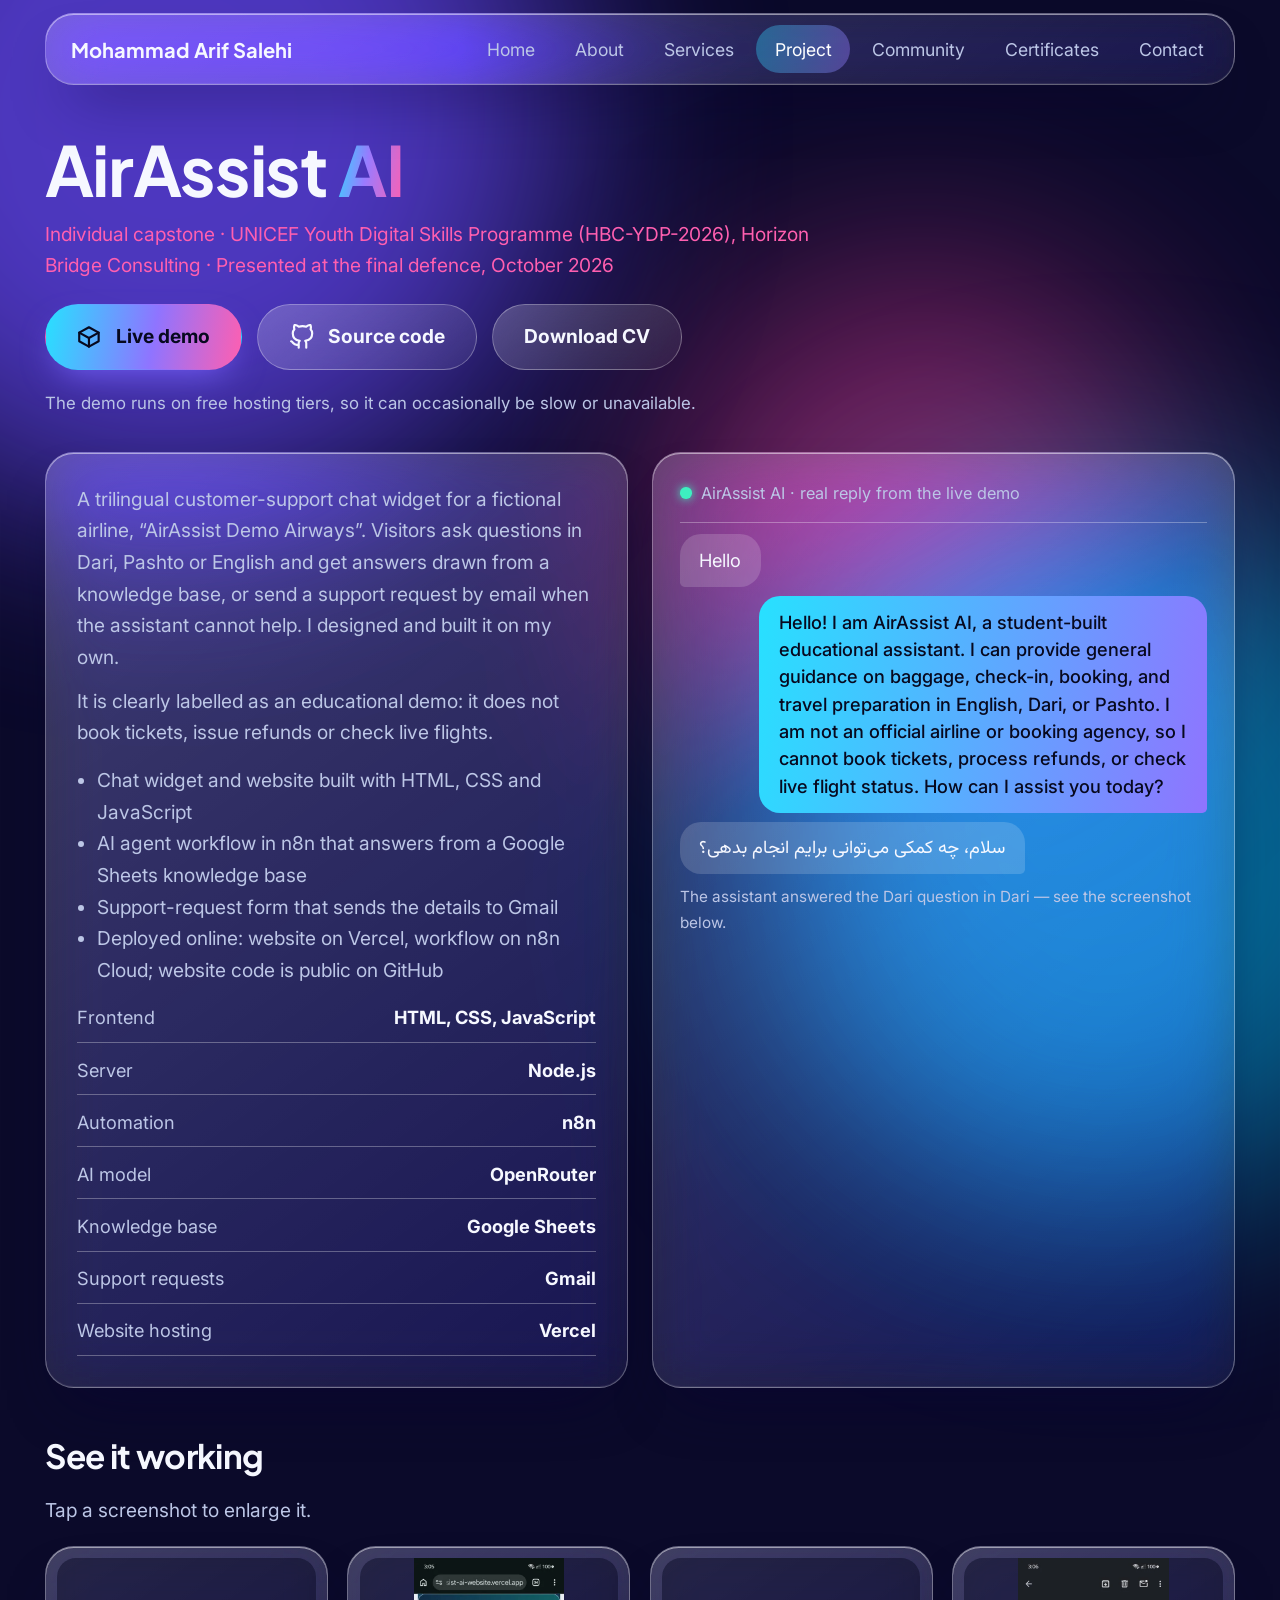
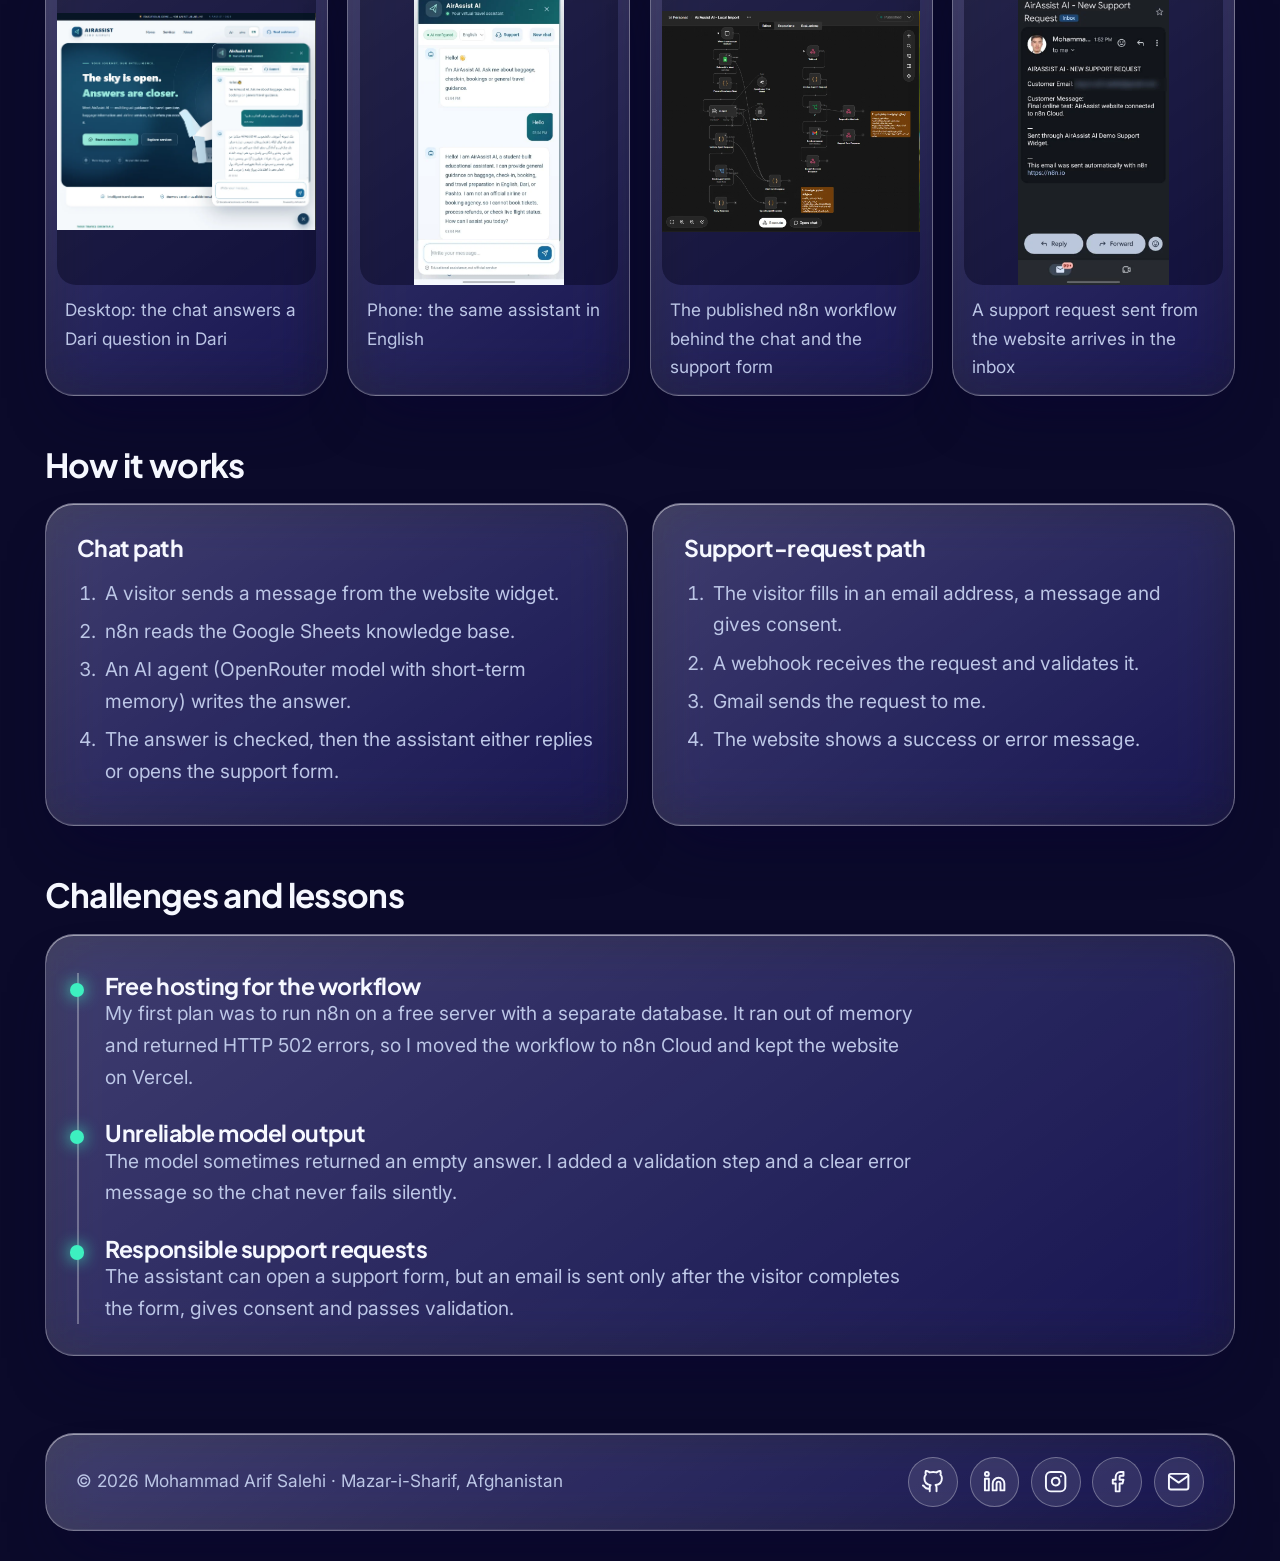
<file: project.html>
<!DOCTYPE html><html lang="en"><head><meta charset="utf-8"><meta name="viewport" content="width=device-width, initial-scale=1"><title>Project – Mohammad Arif Salehi</title><meta name="description" content="AirAssist AI: a multilingual (Dari, Pashto, English) airline support assistant built with n8n, OpenRouter, Google Sheets and a web widget."><link rel="icon" href="data:image/svg+xml,%3Csvg xmlns=%27http://www.w3.org/2000/svg%27 viewBox=%270 0 64 64%27%3E%3Cdefs%3E%3ClinearGradient id=%27g%27 x1=%270%27 y1=%270%27 x2=%271%27 y2=%271%27%3E%3Cstop offset=%270%27 stop-color=%27%2327e1ff%27/%3E%3Cstop offset=%271%27 stop-color=%27%23ff5fb0%27/%3E%3C/linearGradient%3E%3C/defs%3E%3Crect width=%2764%27 height=%2764%27 rx=%2716%27 fill=%27%230b0a2a%27/%3E%3Ctext x=%2732%27 y=%2745%27 font-family=%27Arial%27 font-weight=%27700%27 font-size=%2732%27 text-anchor=%27middle%27 fill=%27url(%23g)%27%3EMA%3C/text%3E%3C/svg%3E"><meta name="theme-color" content="#0b0a2a"><meta name="author" content="Mohammad Arif Salehi"><meta property="og:type" content="website"><meta property="og:site_name" content="Mohammad Arif Salehi"><meta name="twitter:card" content="summary"><meta property="og:title" content="Project – Mohammad Arif Salehi"><meta property="og:description" content="AirAssist AI: a multilingual (Dari, Pashto, English) airline support assistant built with n8n, OpenRouter, Google Sheets and a web widget."><link rel="preconnect" href="https://fonts.googleapis.com"><link rel="preconnect" href="https://fonts.gstatic.com" crossorigin><link href="https://fonts.googleapis.com/css2?family=Plus+Jakarta+Sans:wght@500;700;800&family=Inter:wght@400;500;600&family=Vazirmatn:wght@400;600&display=swap" rel="stylesheet"><link rel="stylesheet" href="style.css"></head><body data-page="project"><main class="wrap"><h1>AirAssist <span class="grad">AI</span></h1>
<p style="margin:12px 0 22px;color:var(--c)">Individual capstone · UNICEF Youth Digital Skills Programme (HBC-YDP-2026), Horizon Bridge Consulting · Presented at the final defence, October 2026</p>
<div class="cta"><a class="btn p" href="https://airassist-ai-website.vercel.app" target="_blank" rel="noopener" data-icon="cube">&nbsp;Live demo</a><a class="btn" href="https://github.com/Mr-MA-Salehi/airassist-ai-website" target="_blank" rel="noopener" data-icon="github">&nbsp;Source code</a><a class="btn" href="Mohammad_Arif_Salehi_CV.pdf" target="_blank" rel="noopener">Download CV</a></div>
<p class="note">The demo runs on free hosting tiers, so it can occasionally be slow or unavailable.</p>
<div class="two">
<div class="glass card"><p>A trilingual customer-support chat widget for a fictional airline, “AirAssist Demo Airways”. Visitors ask questions in Dari, Pashto or English and get answers drawn from a knowledge base, or send a support request by email when the assistant cannot help. I designed and built it on my own.</p>
<p style="margin-top:12px">It is clearly labelled as an educational demo: it does not book tickets, issue refunds or check live flights.</p>
<ul style="padding-left:20px;margin:16px 0;color:var(--mut)"><li>Chat widget and website built with HTML, CSS and JavaScript</li><li>AI agent workflow in n8n that answers from a Google Sheets knowledge base</li><li>Support-request form that sends the details to Gmail</li><li>Deployed online: website on Vercel, workflow on n8n Cloud; website code is public on GitHub</li></ul>
<div class="stack"><div><span>Frontend</span><b>HTML, CSS, JavaScript</b></div><div><span>Server</span><b>Node.js</b></div><div><span>Automation</span><b>n8n</b></div><div><span>AI model</span><b>OpenRouter</b></div><div><span>Knowledge base</span><b>Google Sheets</b></div><div><span>Support requests</span><b>Gmail</b></div><div><span>Website hosting</span><b>Vercel</b></div></div></div>
<div class="glass chat" aria-label="Real conversation with AirAssist AI"><div class="top"><span class="dot"></span> AirAssist AI · real reply from the live demo</div>
<div class="m">Hello</div><div class="m b">Hello! I am AirAssist AI, a student-built educational assistant. I can provide general guidance on baggage, check-in, booking, and travel preparation in English, Dari, or Pashto. I am not an official airline or booking agency, so I cannot book tickets, process refunds, or check live flight status. How can I assist you today?</div>
<div class="m" dir="rtl" lang="fa">سلام، چه کمکی می‌توانی برایم انجام بدهی؟</div>
<p style="font-size:.8rem;margin-top:10px">The assistant answered the Dari question in Dari — see the screenshot below.</p></div></div>
<h2>See it working</h2>
<p style="margin-bottom:1rem">Tap a screenshot to enlarge it.</p>
<div class="shots">
<figure class="glass"><a class="view" href="photos/proj-desktop-chat.webp" data-title="Live website: chat reply in Dari"><img src="photos/proj-desktop-chat.webp" alt="AirAssist AI website on desktop with the chat widget answering in Dari" loading="lazy"></a><figcaption>Desktop: the chat answers a Dari question in Dari</figcaption></figure>
<figure class="glass"><a class="view" href="photos/proj-mobile-chat.webp" data-title="Live website on a phone: English reply"><img src="photos/proj-mobile-chat.webp" alt="AirAssist AI chat on a phone answering in English" loading="lazy"></a><figcaption>Phone: the same assistant in English</figcaption></figure>
<figure class="glass"><a class="view" href="photos/proj-n8n-workflow.webp" data-title="n8n Cloud workflow, published"><img src="photos/proj-n8n-workflow.webp" alt="n8n workflow with the AI agent, Google Sheets knowledge base and Gmail support path" loading="lazy"></a><figcaption>The published n8n workflow behind the chat and the support form</figcaption></figure>
<figure class="glass"><a class="view" href="photos/proj-support-email.webp" data-title="Support request received by email"><img src="photos/proj-support-email.webp" alt="Support request email received in Gmail from the AirAssist AI form" loading="lazy"></a><figcaption>A support request sent from the website arrives in the inbox</figcaption></figure>
</div>
<h2>How it works</h2>
<div class="two">
<div class="glass card"><h3>Chat path</h3><ol class="steps"><li>A visitor sends a message from the website widget.</li><li>n8n reads the Google Sheets knowledge base.</li><li>An AI agent (OpenRouter model with short-term memory) writes the answer.</li><li>The answer is checked, then the assistant either replies or opens the support form.</li></ol></div>
<div class="glass card"><h3>Support-request path</h3><ol class="steps"><li>The visitor fills in an email address, a message and gives consent.</li><li>A webhook receives the request and validates it.</li><li>Gmail sends the request to me.</li><li>The website shows a success or error message.</li></ol></div></div>
<h2>Challenges and lessons</h2>
<div class="glass card"><div class="tl">
<article><h3>Free hosting for the workflow</h3><p>My first plan was to run n8n on a free server with a separate database. It ran out of memory and returned HTTP 502 errors, so I moved the workflow to n8n Cloud and kept the website on Vercel.</p></article>
<article><h3>Unreliable model output</h3><p>The model sometimes returned an empty answer. I added a validation step and a clear error message so the chat never fails silently.</p></article>
<article><h3>Responsible support requests</h3><p>The assistant can open a support form, but an email is sent only after the visitor completes the form, gives consent and passes validation.</p></article></div></div>
</main><script src="site.js"></script></body></html>
</file>
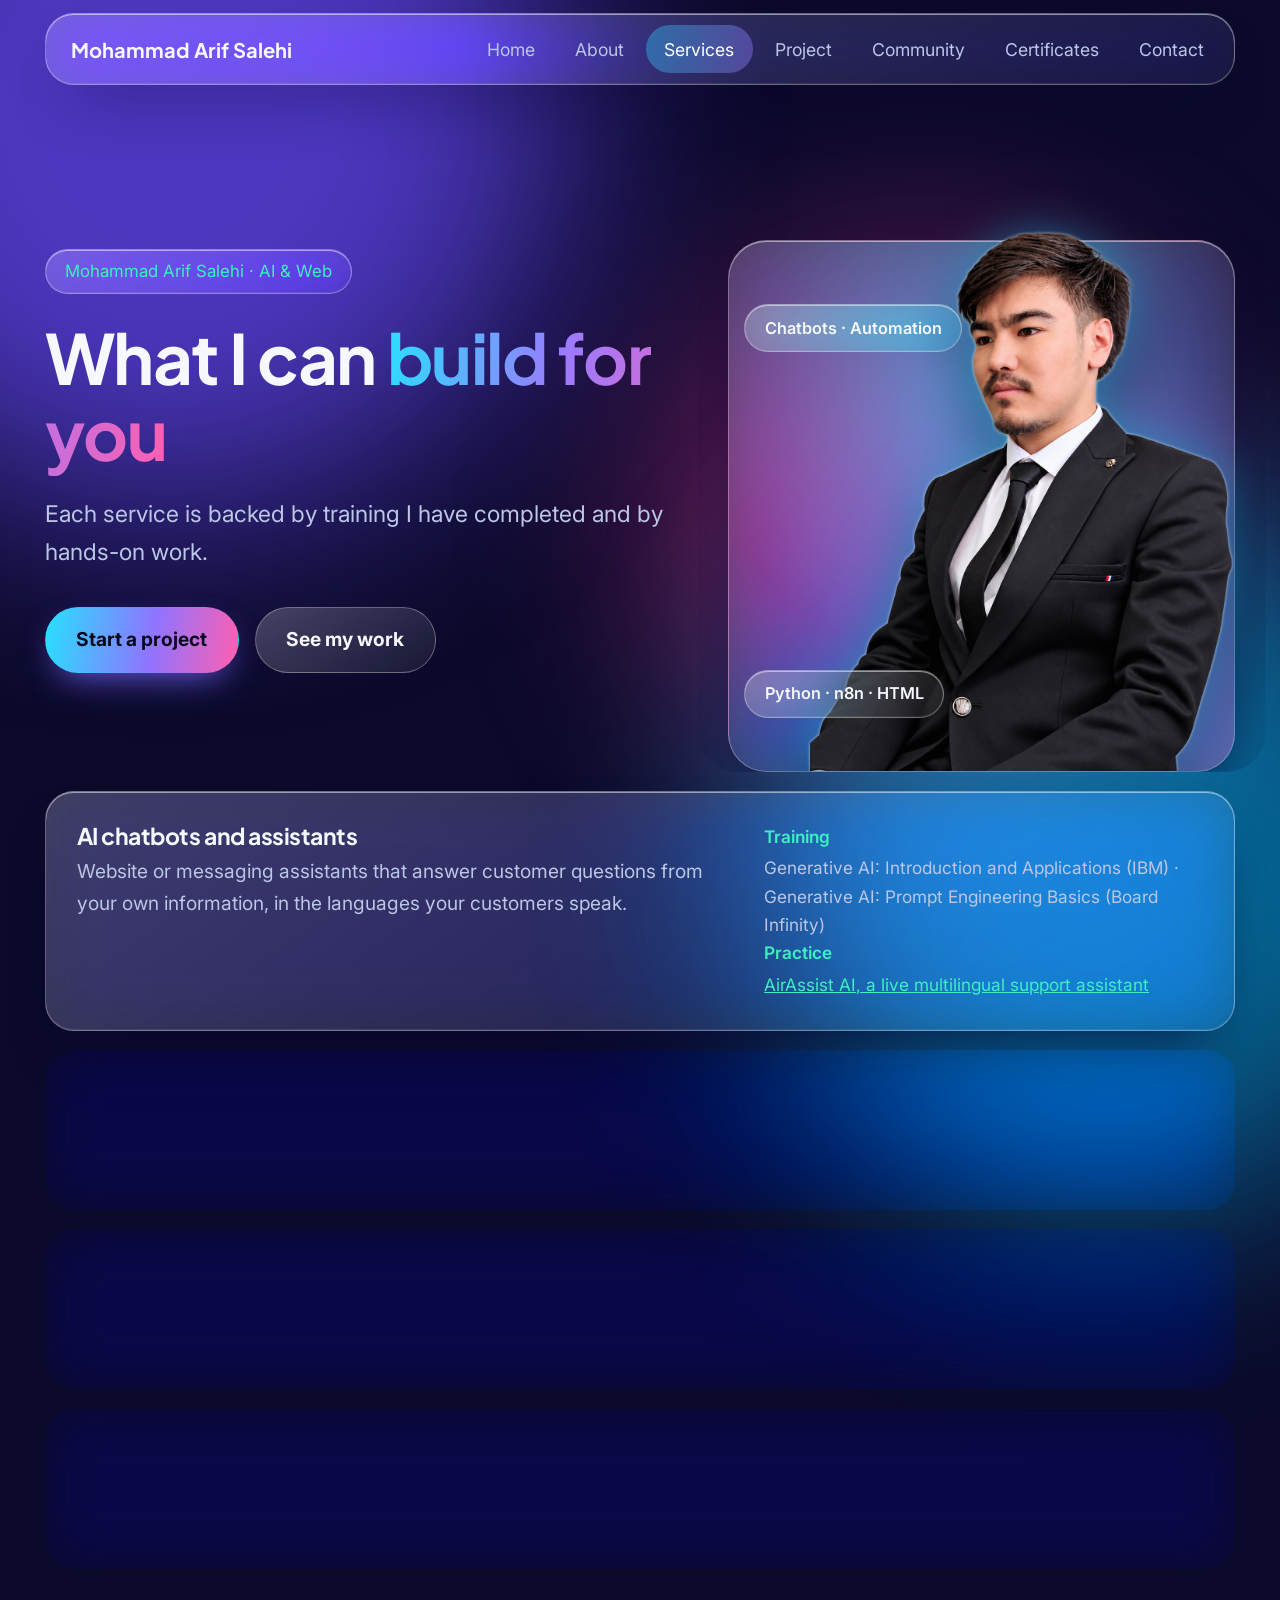
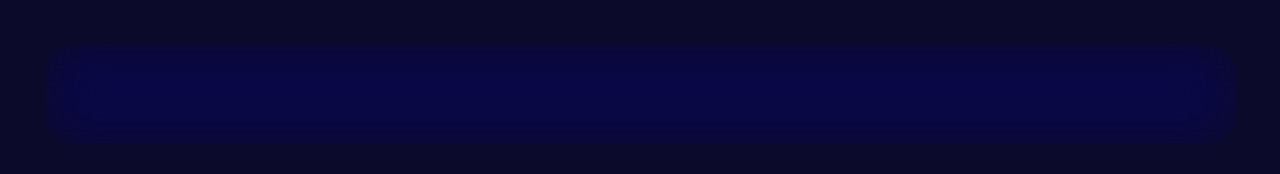
<file: services.html>
<!DOCTYPE html><html lang="en"><head><meta charset="utf-8"><meta name="viewport" content="width=device-width, initial-scale=1"><title>Services – Mohammad Arif Salehi</title><meta name="description" content="Services by Mohammad Arif Salehi: AI chatbots, workflow automation, websites and Python tools."><link rel="icon" href="data:image/svg+xml,%3Csvg xmlns=%27http://www.w3.org/2000/svg%27 viewBox=%270 0 64 64%27%3E%3Cdefs%3E%3ClinearGradient id=%27g%27 x1=%270%27 y1=%270%27 x2=%271%27 y2=%271%27%3E%3Cstop offset=%270%27 stop-color=%27%2327e1ff%27/%3E%3Cstop offset=%271%27 stop-color=%27%23ff5fb0%27/%3E%3C/linearGradient%3E%3C/defs%3E%3Crect width=%2764%27 height=%2764%27 rx=%2716%27 fill=%27%230b0a2a%27/%3E%3Ctext x=%2732%27 y=%2745%27 font-family=%27Arial%27 font-weight=%27700%27 font-size=%2732%27 text-anchor=%27middle%27 fill=%27url(%23g)%27%3EMA%3C/text%3E%3C/svg%3E"><meta name="theme-color" content="#0b0a2a"><meta name="author" content="Mohammad Arif Salehi"><meta property="og:type" content="website"><meta property="og:site_name" content="Mohammad Arif Salehi"><meta name="twitter:card" content="summary"><meta property="og:title" content="Services – Mohammad Arif Salehi"><meta property="og:description" content="Services by Mohammad Arif Salehi: AI chatbots, workflow automation, websites and Python tools."><link rel="preconnect" href="https://fonts.googleapis.com"><link rel="preconnect" href="https://fonts.gstatic.com" crossorigin><link href="https://fonts.googleapis.com/css2?family=Plus+Jakarta+Sans:wght@500;700;800&family=Inter:wght@400;500;600&family=Vazirmatn:wght@400;600&display=swap" rel="stylesheet"><link rel="stylesheet" href="style.css"></head><body data-page="services"><main class="wrap"><section class="hero"><div><span class="eyebrow glass">Mohammad Arif Salehi · AI &amp; Web</span>
<h1>What I can <span class="grad">build for you</span></h1>
<p class="lead">Each service is backed by training I have completed and by hands-on work.</p>
<div class="cta"><a class="btn p" href="contact.html">Start a project</a><a class="btn" href="project.html">See my work</a></div></div>
<div class="stage right"><span class="chip glass c1">Chatbots · Automation</span><img src="photos/desk-cutout.webp" alt="Mohammad Arif Salehi working at his laptop in a suit" width="740" height="1000"><span class="chip glass c2">Python · n8n · HTML</span></div></section>
<div class="svc">
<div class="glass card"><div><h3>AI chatbots and assistants</h3><p style="margin-top:8px">Website or messaging assistants that answer customer questions from your own information, in the languages your customers speak.</p></div><small><b>Training</b>Generative AI: Introduction and Applications (IBM) · Generative AI: Prompt Engineering Basics (Board Infinity)<br><b>Practice</b><a href="project.html">AirAssist AI, a live multilingual support assistant</a></small></div>
<div class="glass card"><div><h3>Workflow automation</h3><p style="margin-top:8px">Connect forms, email and spreadsheets so repetitive tasks run on their own: notifications, data entry, job alerts and support requests.</p></div><small><b>Training and practice</b>Introduction to AI (IBM) · AI Fundamentals (Google) · AirAssist AI project</small></div>
<div class="glass card"><div><h3>Websites</h3><p style="margin-top:8px">Clear, responsive websites for businesses, schools and personal brands, delivered as simple files that are easy to host.</p></div><small><b>Training</b>Introduction to HTML (Coursera project)</small></div>
<div class="glass card"><div><h3>Python scripts and tools</h3><p style="margin-top:8px">Small programs that clean data, generate reports or connect services, with readable code you can maintain.</p></div><small><b>Training</b>Introduction to Python (Coursera project)</small></div>
</div>
</main><script src="site.js"></script></body></html>
</file>
<file: style.css>
:root{--ink:#f6f8ff;--mut:#bcc6e6;--edge:rgba(255,255,255,.3);--a:#27e1ff;--b:#9a7bff;--c:#ff5fb0;--d:#3df0c0;
--glass:linear-gradient(145deg,rgba(255,255,255,.22),rgba(255,255,255,.06));}
*{box-sizing:border-box;margin:0}
html{scroll-behavior:smooth;font-size:clamp(16px,.6vw + 11.5px,21px)}
body{min-height:100vh;color:var(--ink);background:#0b0a2a;font:400 1rem/1.65 Inter,"Segoe UI",system-ui,sans-serif;overflow-x:hidden}
body::before,body::after,html::before{content:"";position:fixed;z-index:-1;border-radius:50%;filter:blur(110px);animation:drift 26s ease-in-out infinite alternate;pointer-events:none}
body::before{width:62vmax;height:62vmax;background:#6a4bff;opacity:.7;top:-22vmax;left:-18vmax}
body::after{width:55vmax;height:55vmax;background:#00c2ff;opacity:.5;bottom:-24vmax;right:-14vmax;animation-delay:-9s}
html::before{width:40vmax;height:40vmax;background:#ff3fa4;opacity:.45;top:30%;left:52%;animation-delay:-16s}
@keyframes drift{to{transform:translate(6vmax,4vmax) scale(1.18)}}
a{color:inherit}
:focus-visible{outline:3px solid var(--d);outline-offset:3px;border-radius:.6rem}
.wrap{width:min(100% - clamp(28px,7vw,200px),1800px);margin-inline:auto}
h1,h2,h3{font-family:"Plus Jakarta Sans","Segoe UI",system-ui,sans-serif;line-height:1.1;letter-spacing:-.02em}
h1{font-size:clamp(2.2rem,5.4vw,4.6rem);font-weight:700}
h2{font-size:clamp(1.5rem,2.6vw,2.2rem);margin:2.6rem 0 1.1rem}
h3{font-size:1.2rem}
p{max-width:68ch;color:var(--mut)}
.grad{color:var(--a);background:linear-gradient(100deg,var(--a),var(--b) 45%,var(--c));-webkit-background-clip:text;background-clip:text;-webkit-text-fill-color:transparent}
.glass{background:var(--glass);-webkit-backdrop-filter:blur(28px) saturate(200%);backdrop-filter:blur(28px) saturate(200%);border:1px solid var(--edge);border-radius:1.5rem;box-shadow:inset 0 1px 0 rgba(255,255,255,.5),inset 0 -1px 0 rgba(255,255,255,.08),0 30px 60px -28px rgba(8,4,50,.85)}
header{position:sticky;top:.7rem;z-index:5;margin:.7rem auto 0}
nav{display:flex;align-items:center;justify-content:space-between;gap:1rem;padding:.55rem .6rem .55rem 1.3rem;border-radius:999px}
.brand{font:700 1.05rem "Plus Jakarta Sans",sans-serif;text-decoration:none;white-space:nowrap}
nav ul{display:flex;gap:.2rem;list-style:none;padding:0;overflow-x:auto;scrollbar-width:none;min-width:0}
nav ul::-webkit-scrollbar{display:none}
nav li a{display:block;padding:.5rem .95rem;border-radius:999px;color:var(--mut);text-decoration:none;font-size:.92rem;white-space:nowrap}
nav li a:hover{color:var(--ink);background:rgba(255,255,255,.1)}
nav li a[aria-current]{background:linear-gradient(100deg,rgba(39,225,255,.35),rgba(154,123,255,.4));color:#fff}
main{padding:2.4rem 0 1rem}
.hero{display:grid;grid-template-columns:1.1fr .9fr;gap:clamp(1.5rem,5vw,5rem);align-items:center;padding:1rem 0}
.eyebrow{display:inline-block;padding:.4rem 1rem;border-radius:999px;font-size:.88rem;color:var(--d);margin-bottom:1.3rem}
.hero p.lead{font-size:1.2rem;margin:1.3rem 0 1.8rem}
.cta{display:flex;flex-wrap:wrap;gap:.8rem}
.btn{display:inline-flex;align-items:center;gap:.5rem;padding:.85rem 1.6rem;border-radius:999px;font-weight:700;text-decoration:none;border:1px solid var(--edge);background:var(--glass);-webkit-backdrop-filter:blur(20px);backdrop-filter:blur(20px);transition:transform .2s,box-shadow .2s}
.btn.p{background:linear-gradient(100deg,#27e1ff,#8f74ff 55%,#ff5fb0);border-color:transparent;color:#07091f;box-shadow:0 14px 34px -12px rgba(120,100,255,.9)}
.btn:hover{transform:translateY(-2px)}
.stage{position:relative;aspect-ratio:1/1.05;margin-top:clamp(2.5rem,7vw,6rem);border-radius:2rem;background:radial-gradient(circle at 50% 28%,rgba(39,225,255,.55),transparent 62%),radial-gradient(circle at 85% 90%,rgba(255,95,176,.4),transparent 55%),var(--glass);-webkit-backdrop-filter:blur(26px) saturate(200%);backdrop-filter:blur(26px) saturate(200%);border:1px solid var(--edge);box-shadow:inset 0 1px 0 rgba(255,255,255,.5),0 40px 80px -30px rgba(8,4,50,.9);clip-path:inset(-45% -6% 0 -6% round 0 0 2rem 2rem)}
.stage img{position:absolute;left:50%;bottom:0;height:114%;width:auto;max-width:none;transform:translateX(-50%);filter:drop-shadow(0 0 1.5px rgba(255,255,255,.7)) drop-shadow(0 0 22px rgba(39,225,255,.4)) drop-shadow(0 30px 30px rgba(5,3,40,.55))}
.chip{position:absolute;padding:.5rem 1rem;border-radius:999px;font-size:.85rem;font-weight:600;z-index:2}
.chip.c1{top:14%;right:3%}.chip.c2{bottom:12%;left:3%}
.avatar{display:block;width:100%;aspect-ratio:4/4.2;object-fit:cover;object-position:top;border-radius:1.1rem;margin-bottom:1.3rem}
.stats{display:grid;grid-template-columns:repeat(3,1fr);gap:1rem;margin:2.5rem 0}
.stats div{padding:1.4rem;text-align:center}
.stats b{display:block;font:700 2.2rem "Plus Jakarta Sans",sans-serif}
.stats span{color:var(--mut);font-size:.92rem}
.tiles{display:grid;grid-template-columns:repeat(auto-fit,minmax(15rem,1fr));gap:1rem}
.tile{display:block;padding:1.5rem;text-decoration:none;transition:transform .2s,border-color .2s}
.tile:hover{transform:translateY(-4px);border-color:rgba(255,255,255,.6)}
.tile small{color:var(--d);font-weight:700}
.tile h3{margin:.2rem 0 .4rem}
.tile p{font-size:.95rem}
.tile .ic{margin-bottom:.6rem;color:var(--a)}
.card{padding:clamp(1.3rem,2.4vw,2.2rem)}
.two{display:grid;grid-template-columns:1fr 1fr;gap:1.3rem}
.facts{list-style:none;padding:0;display:grid;gap:.8rem}
.facts li{display:flex;justify-content:space-between;gap:1rem;padding-bottom:.7rem;border-bottom:1px solid var(--edge)}
.facts span{color:var(--mut)}.facts b{text-align:right;font-weight:600}
.chips{display:flex;flex-wrap:wrap;gap:.5rem;margin-top:1.2rem}
.chips span{padding:.4rem .95rem;border-radius:999px;background:rgba(255,255,255,.14);border:1px solid var(--edge);font-size:.9rem}
.tl{display:grid;gap:1.4rem;border-left:2px solid var(--edge);padding-left:1.4rem;margin-top:.4rem}
.tl article{position:relative}
.tl article::before{content:"";position:absolute;left:-1.85rem;top:.5rem;width:.75rem;height:.75rem;border-radius:50%;background:var(--d);box-shadow:0 0 16px var(--d)}
.tl time{color:var(--mut);font-size:.88rem}
.svc{display:grid;gap:1rem}
.svc .card{display:grid;grid-template-columns:1.5fr 1fr;gap:1.5rem;align-items:start}
.svc small{color:var(--mut);display:block;font-size:.9rem}
.svc small b{color:var(--d);display:block;font-weight:600;margin-bottom:.15rem}
.chat{padding:1.4rem}
.chat .top{display:flex;align-items:center;gap:.5rem;color:var(--mut);font-size:.85rem;padding-bottom:.8rem;margin-bottom:.6rem;border-bottom:1px solid var(--edge)}
.dot{width:.6rem;height:.6rem;border-radius:50%;background:var(--d);box-shadow:0 0 10px var(--d)}
.m{width:fit-content;max-width:85%;padding:.65rem 1rem;margin:.5rem 0;border-radius:1.1rem 1.1rem 1.1rem .25rem;background:rgba(255,255,255,.16);font-size:.95rem;line-height:1.5}
.m.b{margin-left:auto;border-radius:1.1rem 1.1rem .25rem 1.1rem;background:linear-gradient(100deg,#27e1ff,#8f74ff);color:#07091f;font-weight:600}
.m[dir=rtl]{border-radius:1.1rem 1.1rem .25rem 1.1rem}.m.b[dir=rtl]{border-radius:1.1rem 1.1rem 1.1rem .25rem}
.stack{display:grid;gap:.6rem;margin-top:.4rem}
.stack div{display:flex;justify-content:space-between;gap:.8rem;padding-bottom:.5rem;border-bottom:1px solid var(--edge);font-size:.95rem}
.stack span{color:var(--mut)}
.list{display:grid;gap:.8rem}
.item{display:flex;justify-content:space-between;align-items:center;gap:1.2rem;padding:1.1rem 1.4rem;border-radius:1.2rem}
.item b{display:block;font-weight:700}.item span{color:var(--mut);font-size:.92rem}
.item a{color:var(--a);font-weight:700;text-decoration:none;white-space:nowrap}
.item a:hover{text-decoration:underline}
.gallery{display:grid;grid-template-columns:repeat(auto-fit,minmax(18rem,1fr));gap:1rem}
.gallery figure{padding:.6rem;margin:0}
.gallery img{display:block;width:100%;aspect-ratio:3/2;object-fit:cover;border-radius:1rem}
.gallery figcaption{padding:.6rem .4rem .1rem;font-size:.9rem;color:var(--mut)}
.ic{width:1.35em;height:1.35em;fill:none;stroke:currentColor;stroke-width:2;stroke-linecap:round;stroke-linejoin:round;flex:none}
.social{display:grid;grid-template-columns:repeat(auto-fit,minmax(17rem,1fr));gap:1rem}
.social a{display:flex;align-items:center;gap:1rem;padding:1.3rem;text-decoration:none;transition:transform .2s}
.social a:hover{transform:translateY(-4px)}
.social .ic{width:2rem;height:2rem;color:var(--a)}
.social small{display:block;color:var(--mut)}.social strong{word-break:break-word}
footer{margin:3rem auto 1.6rem;padding:1.2rem 1.6rem;border-radius:1.5rem;display:flex;justify-content:space-between;align-items:center;gap:1rem;flex-wrap:wrap;color:var(--mut);font-size:.9rem}
footer .s{display:flex;gap:.6rem}
footer .s a{display:grid;place-items:center;width:2.6rem;height:2.6rem;border-radius:50%;border:1px solid var(--edge);background:rgba(255,255,255,.1);color:var(--ink)}
footer .s a:hover{background:rgba(255,255,255,.25)}
@media (max-width:900px){.hero,.two,.svc .card{grid-template-columns:1fr}.stats{grid-template-columns:1fr}.item{flex-direction:column;align-items:flex-start;gap:.3rem}.stage{max-width:30rem;width:100%;margin-inline:auto}.hero>div:first-child{order:1}.hero .stage{order:2}}
@media (max-width:600px){nav{flex-direction:column;align-items:stretch;border-radius:1.5rem;padding:.7rem}nav ul{padding-bottom:.1rem}.brand{text-align:center}.cta .btn{flex:1;justify-content:center}.chip{font-size:.75rem}}
@media (prefers-reduced-motion:reduce){*{animation:none!important;transition:none!important}html{scroll-behavior:auto}}

[lang=fa],[lang=ps],[dir=rtl]{font-family:Vazirmatn,"Noto Sans Arabic","Segoe UI",sans-serif}
.stage.right img{left:auto;right:0;transform:none;height:106%}
.stage.right .chip.c2{bottom:10%}
@media (max-width:900px){.stage.right{max-width:24rem}}
.stage.right .chip.c1{right:auto;left:3%;top:12%}

[hidden]{display:none!important}
.acts{display:flex;align-items:center;gap:1rem;flex-wrap:wrap}
.item a.view{padding:.45rem 1.1rem;border-radius:999px;border:1px solid var(--edge);background:rgba(255,255,255,.14);color:var(--ink)}
.item a.view:hover{background:rgba(255,255,255,.28);text-decoration:none}
.item a.ver{font-size:.88rem;font-weight:500;color:var(--mut)}
.book{display:grid;grid-template-columns:1.15fr 1fr;gap:clamp(1rem,3vw,2.5rem);align-items:center}
.book img{width:100%;height:auto;filter:drop-shadow(0 28px 28px rgba(5,3,40,.6))}
.lb{position:fixed;inset:0;z-index:50;display:grid;place-items:center;background:rgba(6,4,30,.74);-webkit-backdrop-filter:blur(10px);backdrop-filter:blur(10px);padding:max(.8rem,env(safe-area-inset-top,0px)) .8rem .8rem}
.lb-box{width:min(1100px,100%);max-height:94vh;display:flex;flex-direction:column;padding:.8rem}
.lb-bar{display:flex;justify-content:space-between;align-items:center;gap:1rem;padding:.1rem .4rem .7rem}
.lb-x{font-size:1.7rem;line-height:1;width:2.5rem;height:2.5rem;border-radius:50%;border:1px solid var(--edge);background:rgba(255,255,255,.14);color:var(--ink);cursor:pointer}
.lb-body{overflow:auto;border-radius:1rem;background:#fff;-webkit-overflow-scrolling:touch}
.lb-body img{display:block;width:100%;height:auto}
.lb-body iframe{display:block;width:100%;height:72vh;border:0}
@media (max-width:900px){.book{grid-template-columns:1fr}}

.note{margin:1rem 0 1.8rem;font-size:.88rem;color:var(--mut)}
.shots{display:grid;grid-template-columns:repeat(auto-fit,minmax(13.5rem,1fr));gap:1rem}
.shots figure{margin:0;padding:.6rem}
.shots a{display:block}
.shots img{display:block;width:100%;height:17rem;object-fit:contain;object-position:center;border-radius:1rem;background:rgba(5,6,30,.45)}
.shots figcaption{padding:.6rem .4rem .1rem;font-size:.9rem;color:var(--mut)}
.steps{padding-left:1.3rem;margin-top:.9rem;color:var(--mut)}
.steps li{margin:.35rem 0;padding-left:.2rem}
.svc small a{color:var(--d)}

.chat .m.b{font-weight:500;line-height:1.5}

.feat .two{align-items:center}
.featimg{display:block;width:100%;border-radius:1rem;border:1px solid var(--edge)}
</file>
